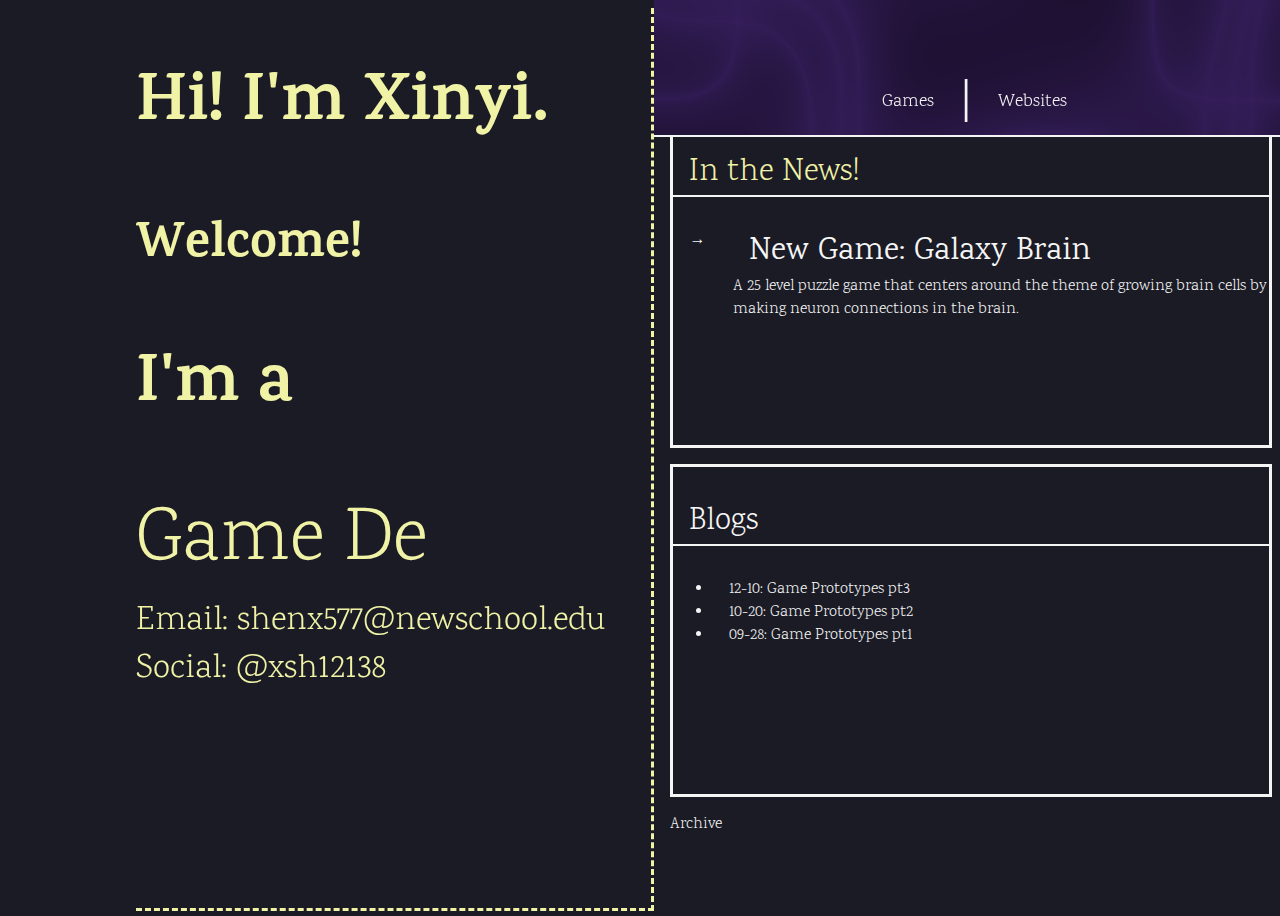
<file: index.html>
<!DOCTYPE html>
<html lang="en">

<head>
    <meta charset="UTF-8">
    <meta name="viewport" content="width=device-width, initial-scale=1.0">
    <title>Home</title>
    <link rel="stylesheet" href="style.css">
    <link rel="preconnect" href="https://fonts.googleapis.com">
    <link rel="preconnect" href="https://fonts.gstatic.com" crossorigin>
    <link
        href="https://fonts.googleapis.com/css2?family=Karma:wght@300;400;500;600;700&family=Rubik+Bubbles&display=swap"
        rel="stylesheet">
</head>

<body>
    <div class="wrapper">
        <div class="introHalf">
            <h1>Hi! I'm Xinyi.</h1>
            <h2>Welcome!</h2>

            <h1>I'm a</h1>
            <span id="titles"></span>

            <p>Email: shenx577@newschool.edu <br>
                Social: @xsh12138
            </p>

        </div>

        <div class="otherHalf">

            <div class="header">
                <button id="game" value="ga">Games</button>
                <span>|</span>
                <button id="web" value="web">Websites</button>

            </div>

            <div class="content">
                <div class="projects">
                </div>
                <div id="currents">
                    <div class="in-the-news">
                        <h3>In the News!</h3>
                        <a>&#8594;</a>
                        <div class="new-content">
                            <a href="project_pages/GalaxBrain.html">New Game: Galaxy Brain</a>
                            <p>A 25 level puzzle game that centers around the theme of growing brain cells by making
                                neuron connections
                                in the brain.</p>
                        </div>


                    </div>
                    <div class="blog">
                        <h3>Blogs</h3>
                        <ul>
                            <li><a href="project_pages/BlogProt3.html">12-10: Game Prototypes pt3</a></li>
                            <li><a href="project_pages/BlogPrto2.html">10-20: Game Prototypes pt2</a></li>
                            <li><a href="project_pages/Blog12-12.html">09-28: Game Prototypes pt1</a></li>
                        </ul>


                    </div>
                    <a href="#" class="arch">Archive</a>
                </div>
            </div>

        </div>
    </div>

    <script src="script.js"></script>

</body>

</html>
</file>
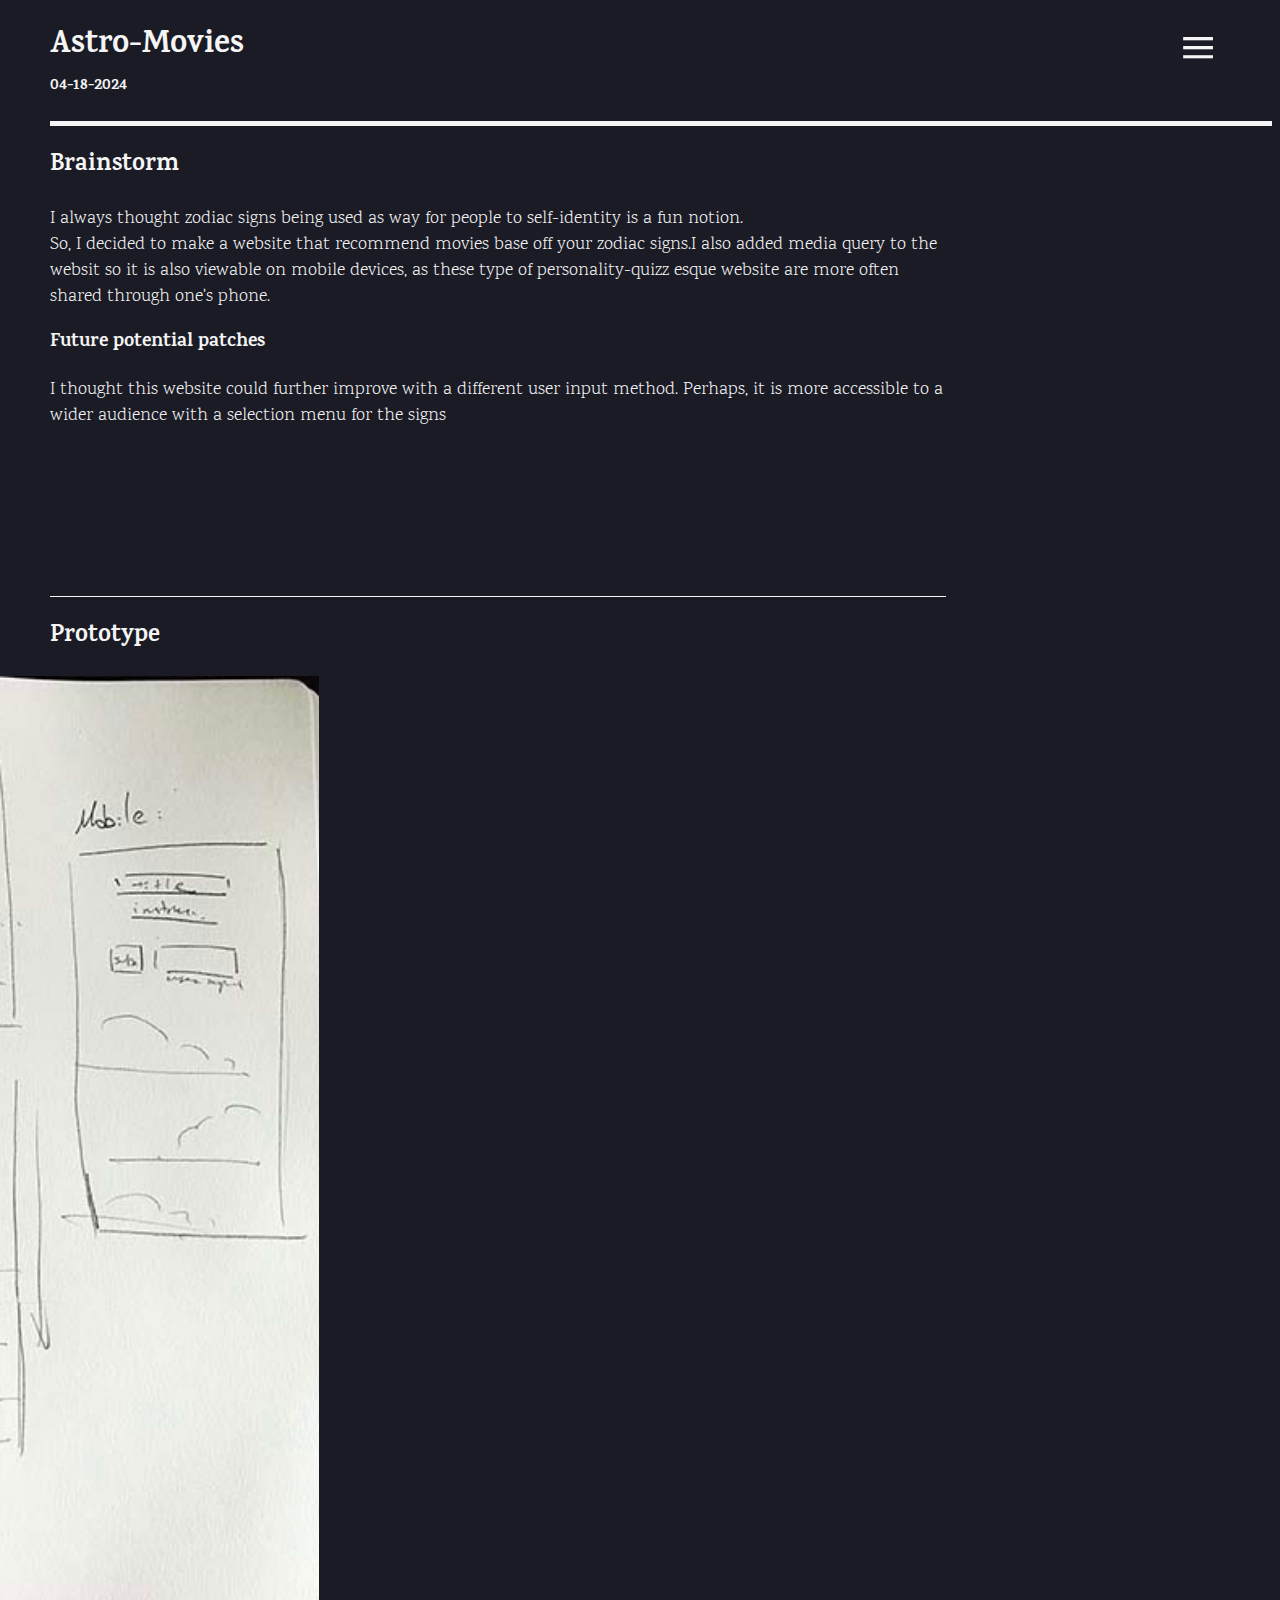
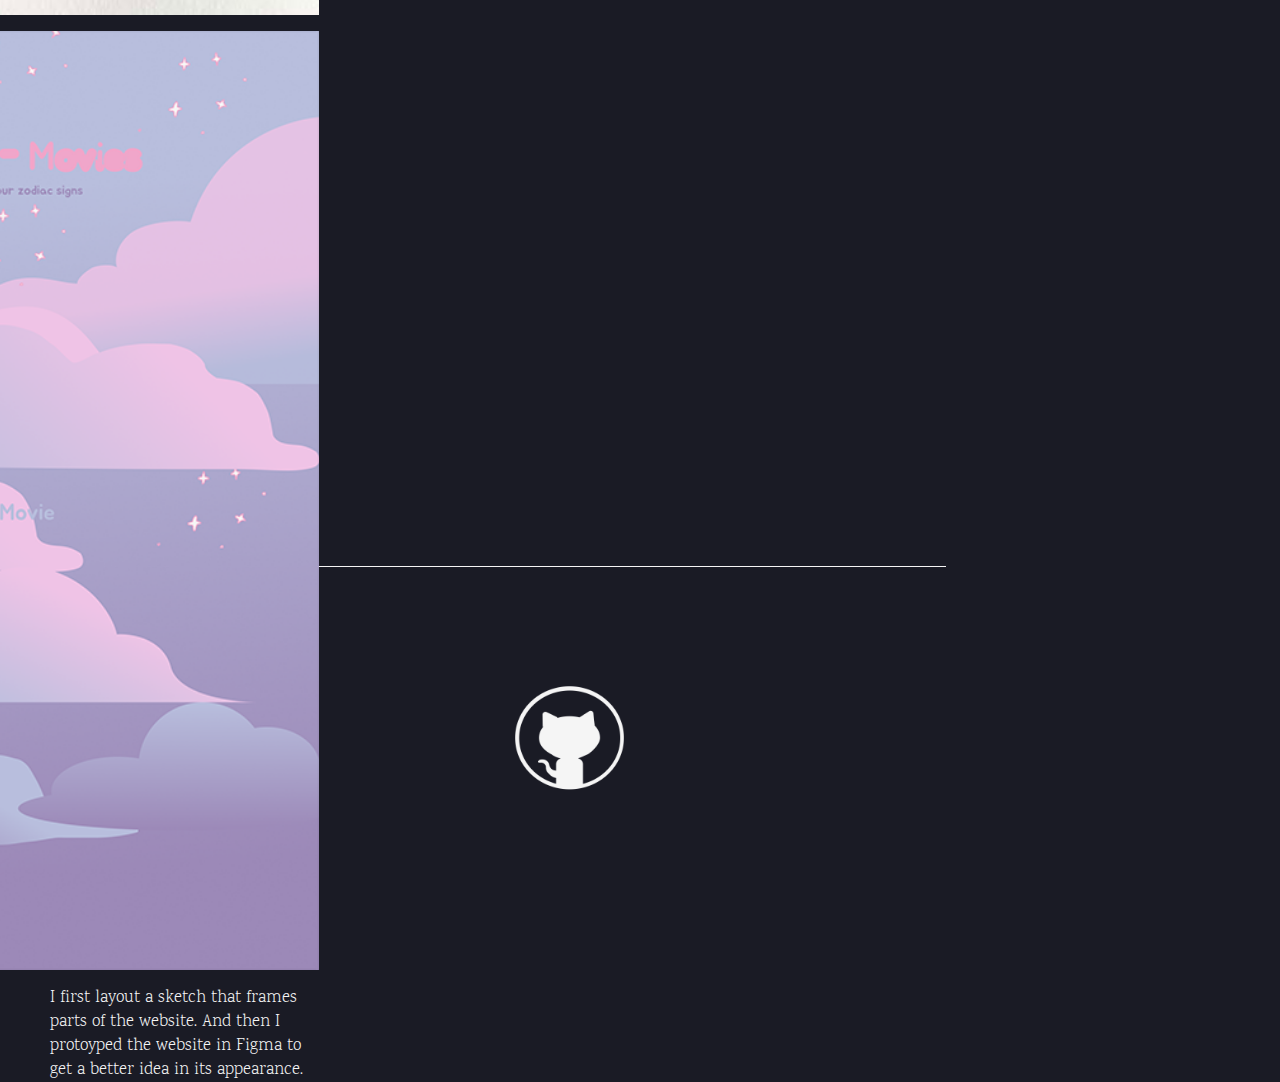
<file: Ast_M.html>
<!DOCTYPE html>
<html lang="en">

<head>
    <meta charset="UTF-8">
    <meta name="viewport" content="width=device-width, initial-scale=1.0">
    <title>Document</title>
    <link rel="stylesheet" href="style2.css">
    <link rel="preconnect" href="https://fonts.googleapis.com">
    <link rel="preconnect" href="https://fonts.gstatic.com" crossorigin>
    <link
        href="https://fonts.googleapis.com/css2?family=Karma:wght@300;400;500;600;700&family=Rubik+Bubbles&display=swap"
        rel="stylesheet">
</head>

<body>

    <div id="orSidenav" class="sidenav">
        <a href="index.html" id="hm">Home</a>
        <a>Email: shenx577 <br>@newschool.edu</a>
        <a> Insta: @xsh12138</a>

    </div>
    <div class="headr">
        <h1>Astro-Movies</h1>
        <h4>04-18-2024</h4>
        <span id="opnbtn">&#8801</span>
    </div>

    <div class="content">
        <div class="idea">
            <h2>Brainstorm</h2>
            <p>I always thought zodiac signs being used as way for people to self-identity is a fun notion.<br> So, I
                decided to make a website that recommend movies base off your zodiac signs.I also added media query to
                the websit so it is also viewable on mobile devices, as these type of personality-quizz esque website
                are more often shared through one's phone.</p>
            <h3>Future potential patches</h3>
            <p>I thought this website could further improve with a different user input method. Perhaps, it is more
                accessible to a wider audience with a selection menu for the signs</p>
        </div>

        <div class="process-container">
            <h2>Prototype</h2>
            <div class="imgContain">
                <img src="assets/sketchMovie.jpg" class="right-wrap" />

                <img src="assets/Figma prototype.png" class="right-wrap" />
                <p>I first layout a sketch that frames parts of the website. And then I protoyped the website in Figma
                    to
                    get a better idea in its appearance.</p>

            </div>
            <div class="section-break">

            </div>


        </div>

        <div class="fin">
            <h2>Final</h2>
            <div class="item">
                <a href="https://xshge.github.io/Movie-Recommendation/">
                    <img src="assets/web.png" />
                </a>

                <a href="https://github.com/xshge/Movie-Recommendation">
                    <img src="assets/git.png" />
                </a>
            </div>



        </div>


    </div>
    <script src="menu.js"></script>
</body>

</html>
</file>
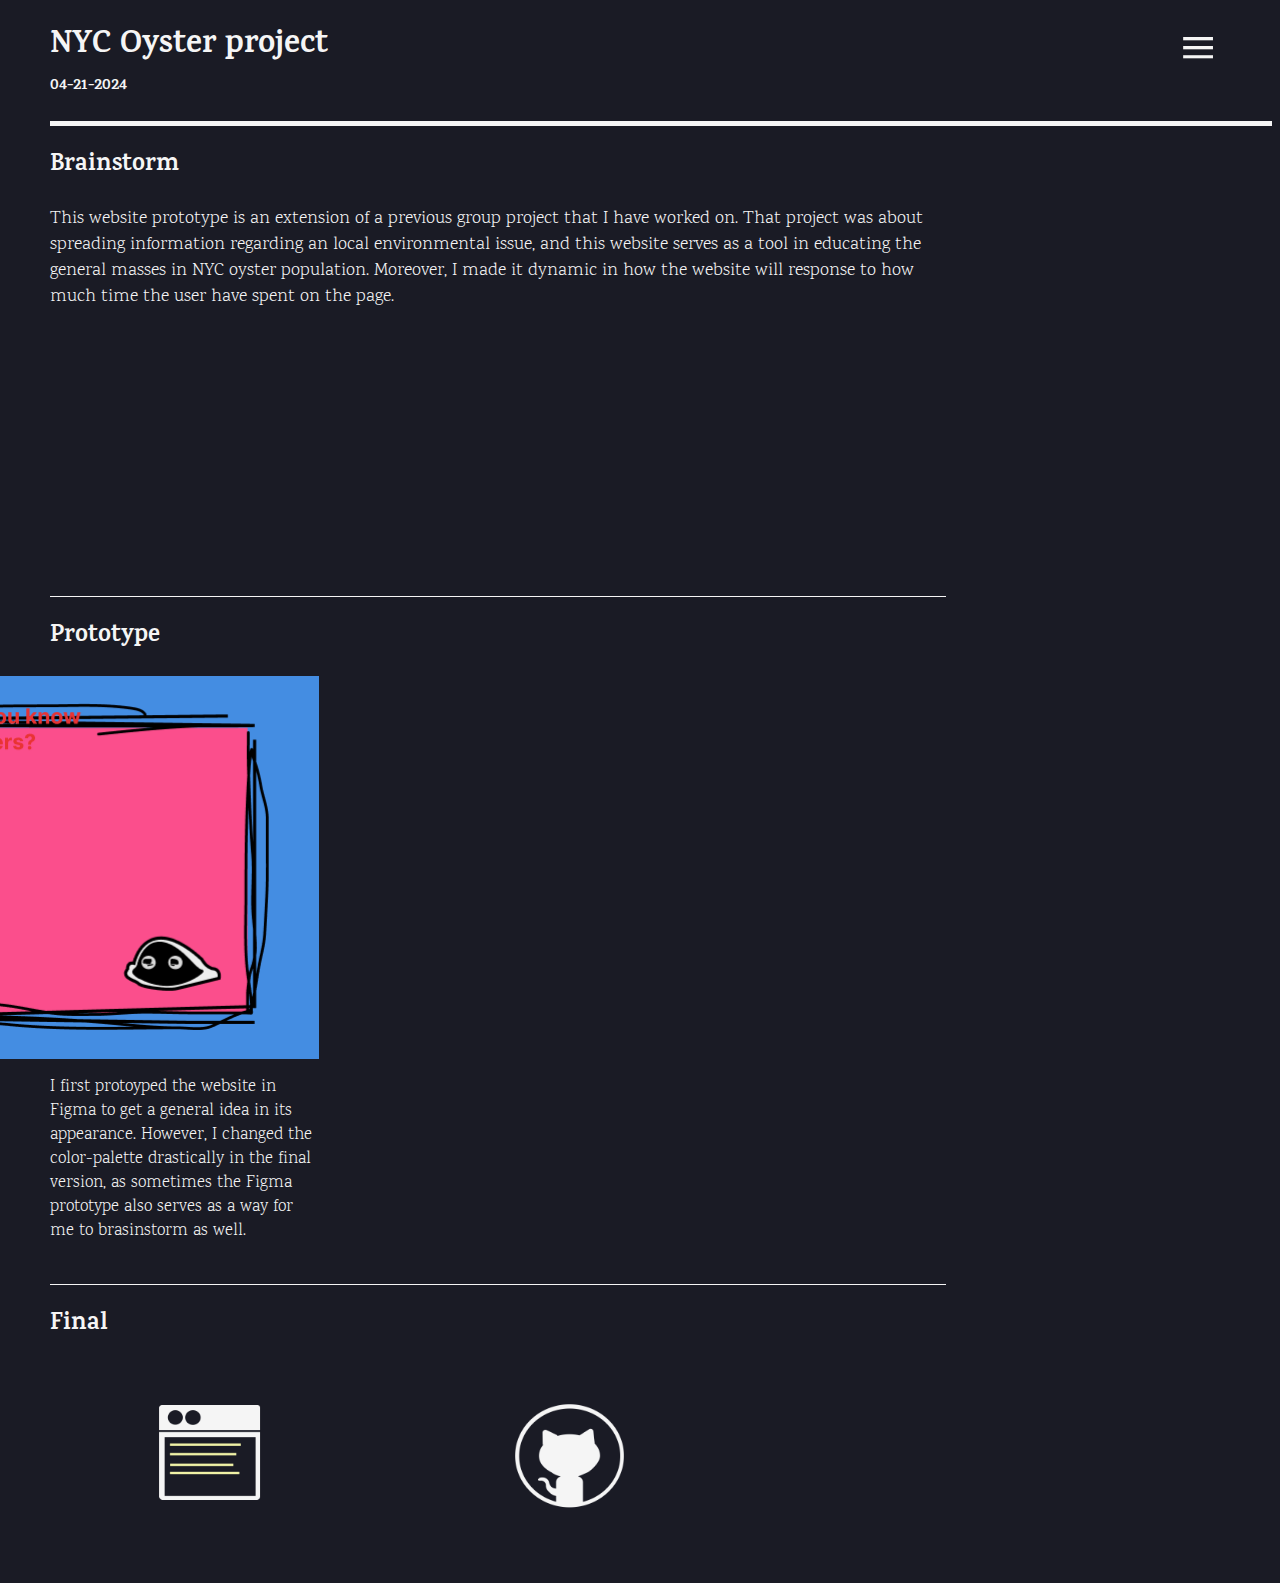
<file: Oyster.html>
<!DOCTYPE html>
<html lang="en">

<head>
    <meta charset="UTF-8">
    <meta name="viewport" content="width=device-width, initial-scale=1.0">
    <title>Document</title>
    <link rel="stylesheet" href="style2.css">
    <link rel="preconnect" href="https://fonts.googleapis.com">
    <link rel="preconnect" href="https://fonts.gstatic.com" crossorigin>
    <link
        href="https://fonts.googleapis.com/css2?family=Karma:wght@300;400;500;600;700&family=Rubik+Bubbles&display=swap"
        rel="stylesheet">
</head>

<body>
    <div id="orSidenav" class="sidenav">
        <a href="index.html" id="hm">Home</a>
        <a>Email: shenx577 <br>@newschool.edu</a>
        <a> Insta: @xsh12138</a>

    </div>
    <div class="headr">
        <h1>NYC Oyster project</h1>
        <h4>04-21-2024</h4>
        <span id="opnbtn">&#8801</span>
    </div>

    <div class="content">
        <div class="idea">
            <h2>Brainstorm</h2>
            <p>This website prototype is an extension of a previous group project that I have worked on. That project
                was about spreading information regarding an local environmental issue, and this website serves as a
                tool in educating the general masses in NYC oyster population. Moreover, I made it dynamic in how the
                website will response to how much time the user have spent on the page.</p>
        </div>

        <div class="process-container">
            <h2>Prototype</h2>
            <div class="imgContain">
                <img src="assets/Survey Mock up.png" class="right-wrap" />
                <p>I first protoyped the website in Figma to get a general idea in its appearance. However, I changed
                    the
                    color-palette drastically in the final version, as sometimes the Figma prototype also serves as a
                    way
                    for me to brasinstorm as well.</p>
            </div>

        </div>

        <div class="fin">
            <h2>Final</h2>
            <div class="item">
                <a href="https://xshge.github.io/Survey/">
                    <img src="assets/web.png" />
                </a>

                <a href="https://github.com/xshge/Survey">
                    <img src="assets/git.png" />
                </a>
            </div>


        </div>
    </div>
    <script src="/menu.js"></script>
</body>

</html>
</file>
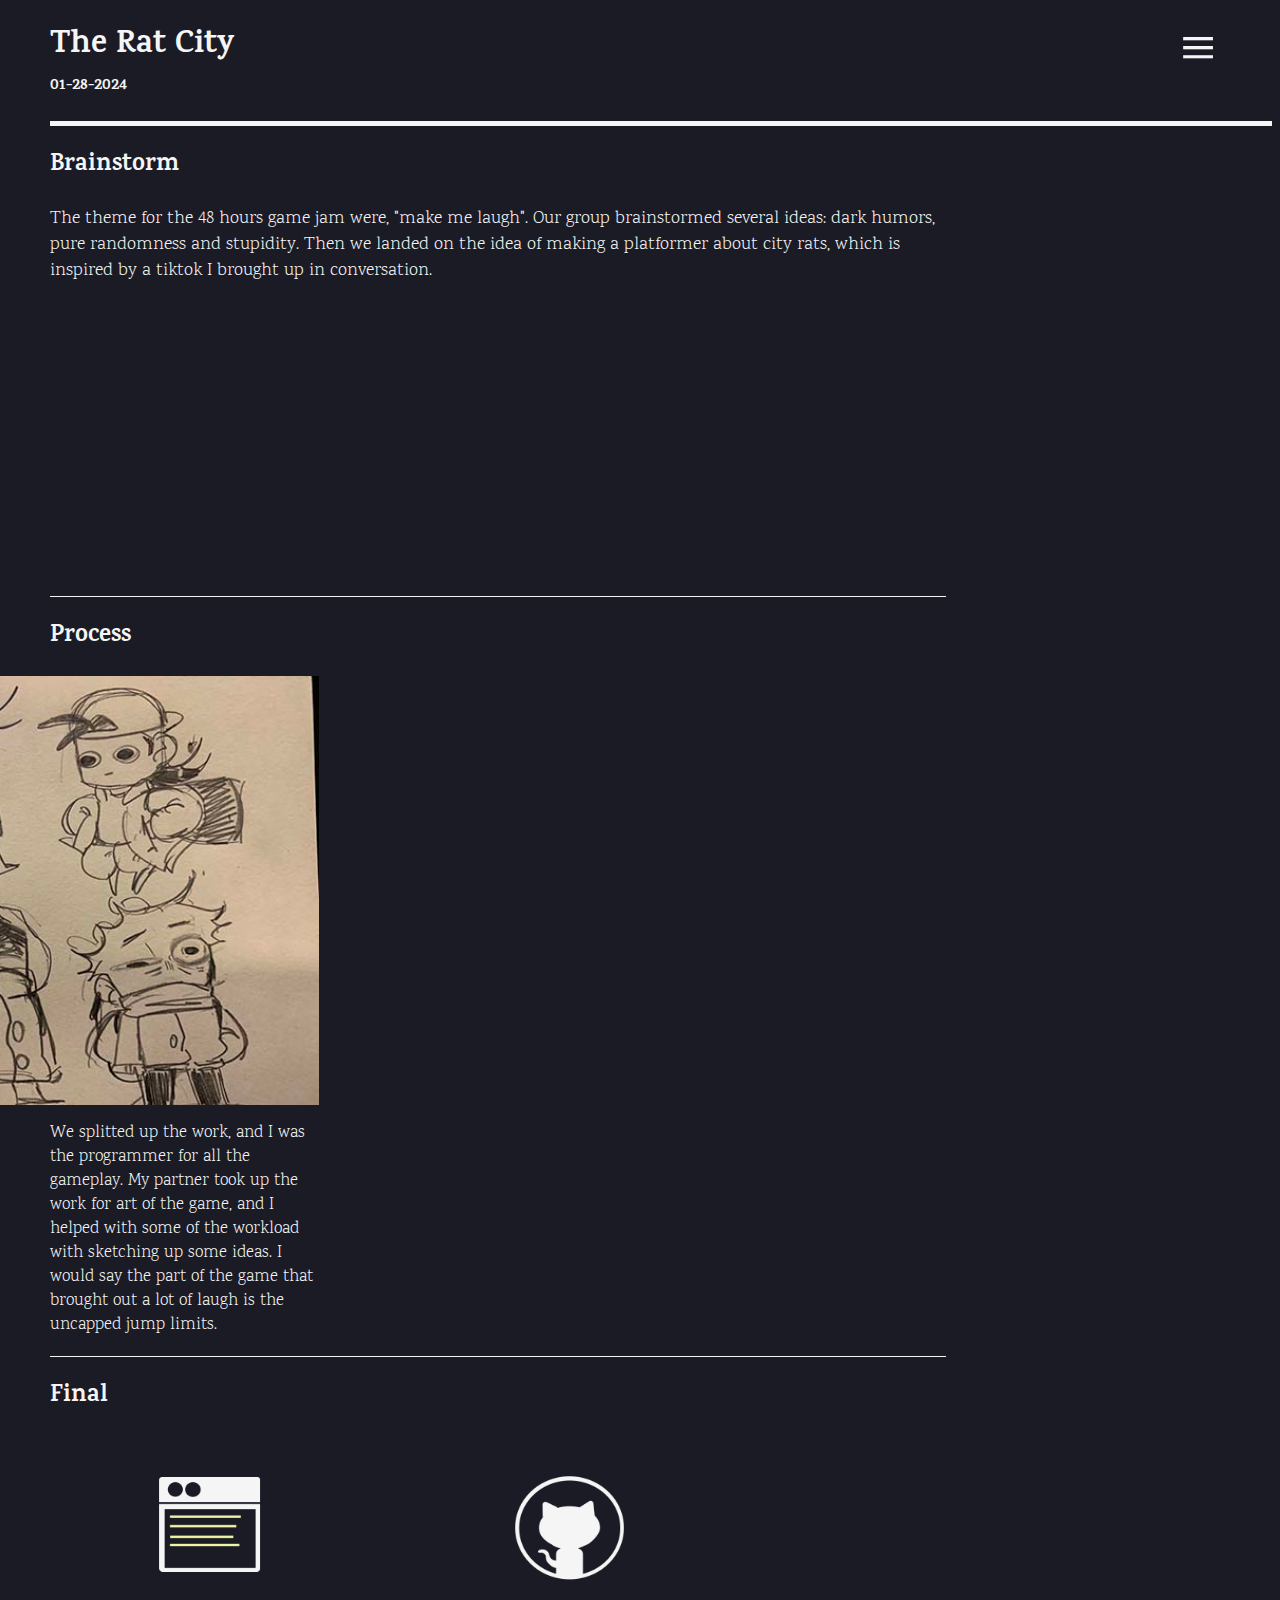
<file: Rat.html>
<!DOCTYPE html>
<html lang="en">

<head>
    <meta charset="UTF-8">
    <meta name="viewport" content="width=device-width, initial-scale=1.0">
    <title>Document</title>
    <link rel="stylesheet" href="style2.css">
    <link rel="preconnect" href="https://fonts.googleapis.com">
    <link rel="preconnect" href="https://fonts.gstatic.com" crossorigin>
    <link
        href="https://fonts.googleapis.com/css2?family=Karma:wght@300;400;500;600;700&family=Rubik+Bubbles&display=swap"
        rel="stylesheet">
</head>

<body>
    <div id="orSidenav" class="sidenav">
        <a href="index.html" id="hm">Home</a>
        <a>Email: shenx577 <br>@newschool.edu</a>
        <a> Insta: @xsh12138</a>

    </div>
    <div class="headr">
        <h1>The Rat City </h1>
        <h4>01-28-2024</h4>
        <span id="opnbtn">&#8801</span>
    </div>

    <div class="content">
        <div class="idea">
            <h2>Brainstorm</h2>
            <p>The theme for the 48 hours game jam were, "make me laugh". Our group brainstormed several ideas: dark
                humors, pure randomness and stupidity. Then we landed on the idea of making a platformer about city
                rats, which is inspired by a tiktok I brought up in conversation.</p>
        </div>

        <div class="process-container">
            <h2>Process</h2>
            <div class="imgContain">
                <img src="assets/character_sketch.jpg" class="right-wrap" />
                <p>We splitted up the work, and I was the programmer for all the gameplay. My partner took up the work
                    for
                    art of the game, and I helped with some of the workload with sketching up some ideas. I would say
                    the
                    part of the game that brought out a lot of laugh is the uncapped jump limits.</p>
            </div>


        </div>

        <div class="fin">
            <h2>Final</h2>
            <div class="item">
                <a href="https://xshgames.itch.io/the-rat-city">
                    <img src="assets/web.png" />
                </a>

                <a href="https://github.com/xshge/Rat-Game-Jam-2024">
                    <img src="assets/git.png" />
                </a>
            </div>



        </div>

    </div>
    <script src="menu.js"></script>
</body>

</html>
</file>
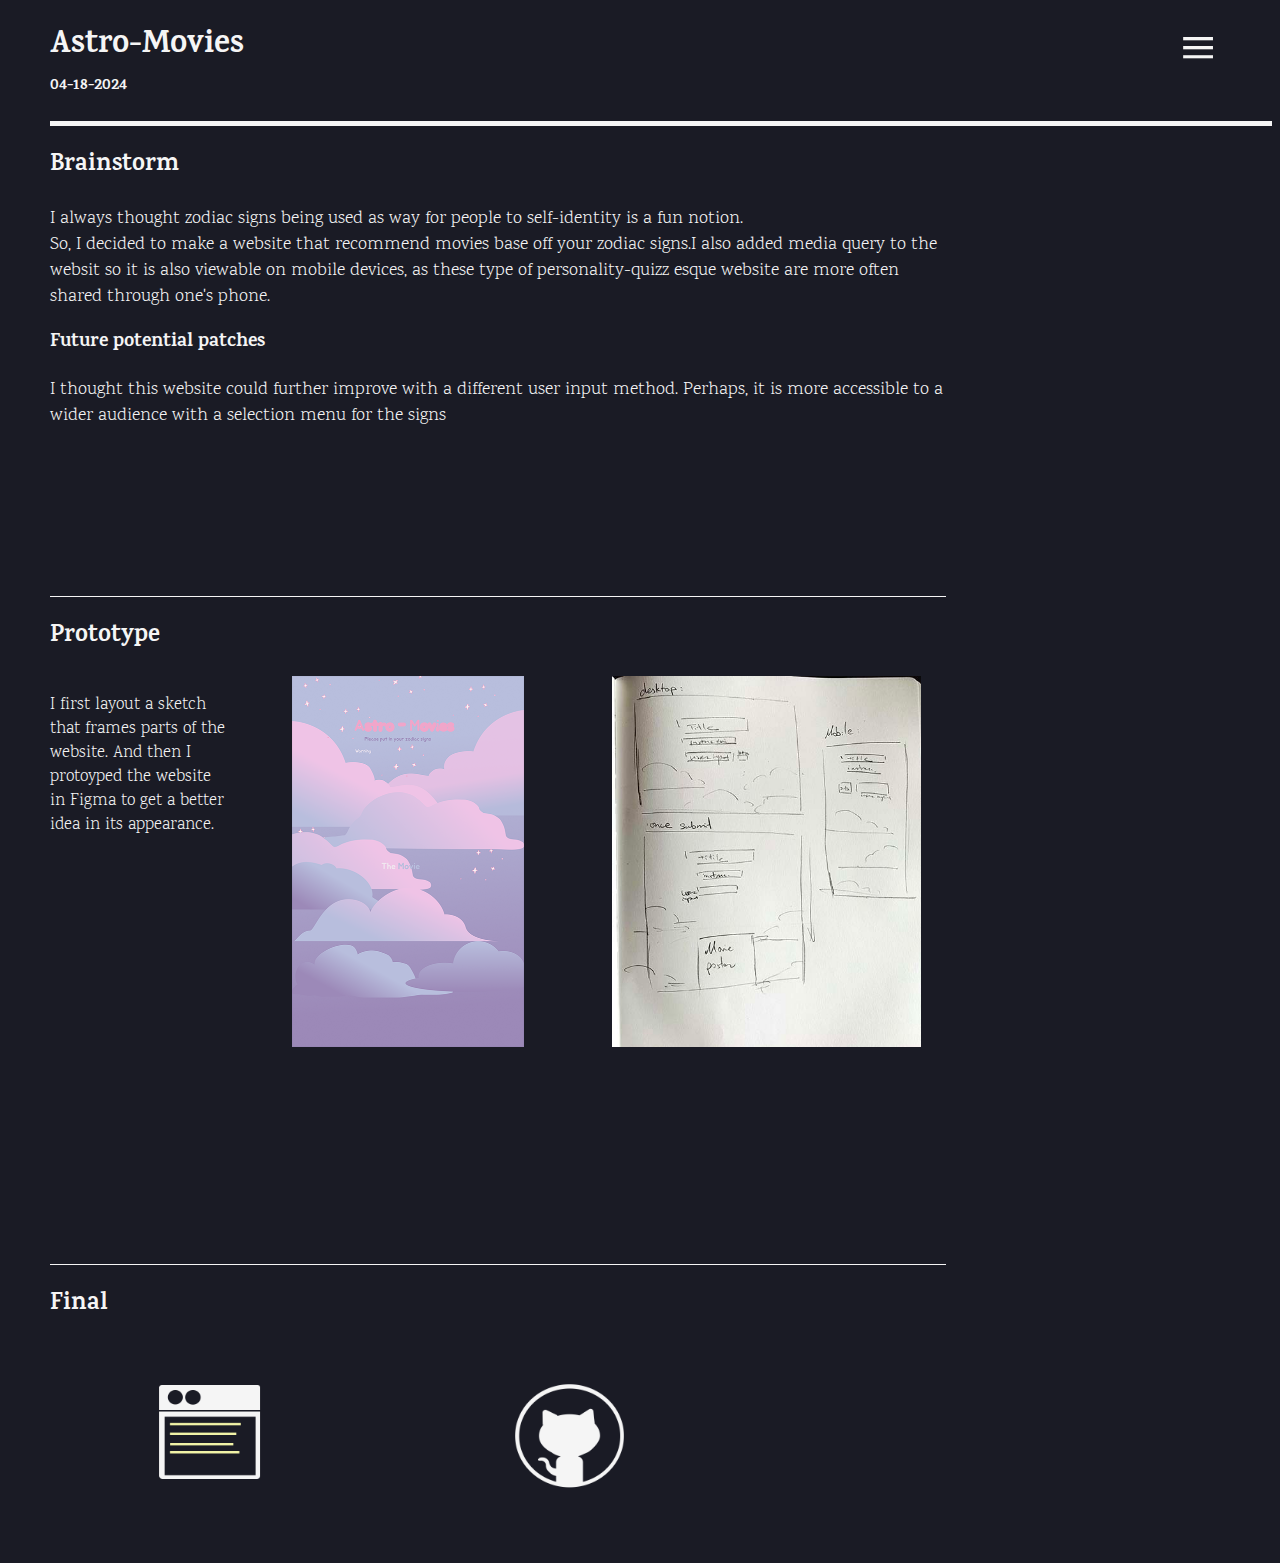
<file: project_pages/Ast_M.html>
<!DOCTYPE html>
<html lang="en">

<head>
    <meta charset="UTF-8">
    <meta name="viewport" content="width=device-width, initial-scale=1.0">
    <title>Astro-Movie</title>
    <link rel="stylesheet" href="../style2.css">
    <link rel="preconnect" href="https://fonts.googleapis.com">
    <link rel="preconnect" href="https://fonts.gstatic.com" crossorigin>
    <link
        href="https://fonts.googleapis.com/css2?family=Karma:wght@300;400;500;600;700&family=Rubik+Bubbles&display=swap"
        rel="stylesheet">
</head>

<body>

    <div id="orSidenav" class="sidenav">
        <a href="../index.html" id="hm">Home</a>
        <a id="blg"><span class="unicode">&#9654;</span> Blogs</a>
        <a>Email: shenx577 <br>@newschool.edu</a>
        <a> Social: @xsh12138</a>

    </div>
    <div class="headr">
        <h1>Astro-Movies</h1>
        <h4>04-18-2024</h4>
        <span id="opnbtn">&#8801</span>
    </div>

    <div class="content">
        <div class="idea">
            <h2>Brainstorm</h2>
            <p>I always thought zodiac signs being used as way for people to self-identity is a fun notion.<br> So, I
                decided to make a website that recommend movies base off your zodiac signs.I also added media query to
                the websit so it is also viewable on mobile devices, as these type of personality-quizz esque website
                are more often shared through one's phone.</p>
            <h3>Future potential patches</h3>
            <p>I thought this website could further improve with a different user input method. Perhaps, it is more
                accessible to a wider audience with a selection menu for the signs</p>
        </div>

        <div class="process-container">
            <h2>Prototype</h2>
            <div class="imgContain mid">
                <img src="../assets/sketchMovie.jpg" class="img-bare right-wrap" />

                <img src="../assets/Figma prototype.png" class="img-bare right-wrap" />
                <p>I first layout a sketch that frames parts of the website. And then I protoyped the website in Figma
                    to
                    get a better idea in its appearance.</p>

            </div>


        </div>

        <div class="fin">
            <h2>Final</h2>
            <div class="item">
                <a href="https://xshge.github.io/Movie-Recommendation/">
                    <img src="../assets/web.png" />
                </a>

                <a href="https://github.com/xshge/Movie-Recommendation">
                    <img src="../assets/git.png" />
                </a>
            </div>



        </div>


    </div>
    <script src="../menu.js"></script>
</body>

</html>
</file>
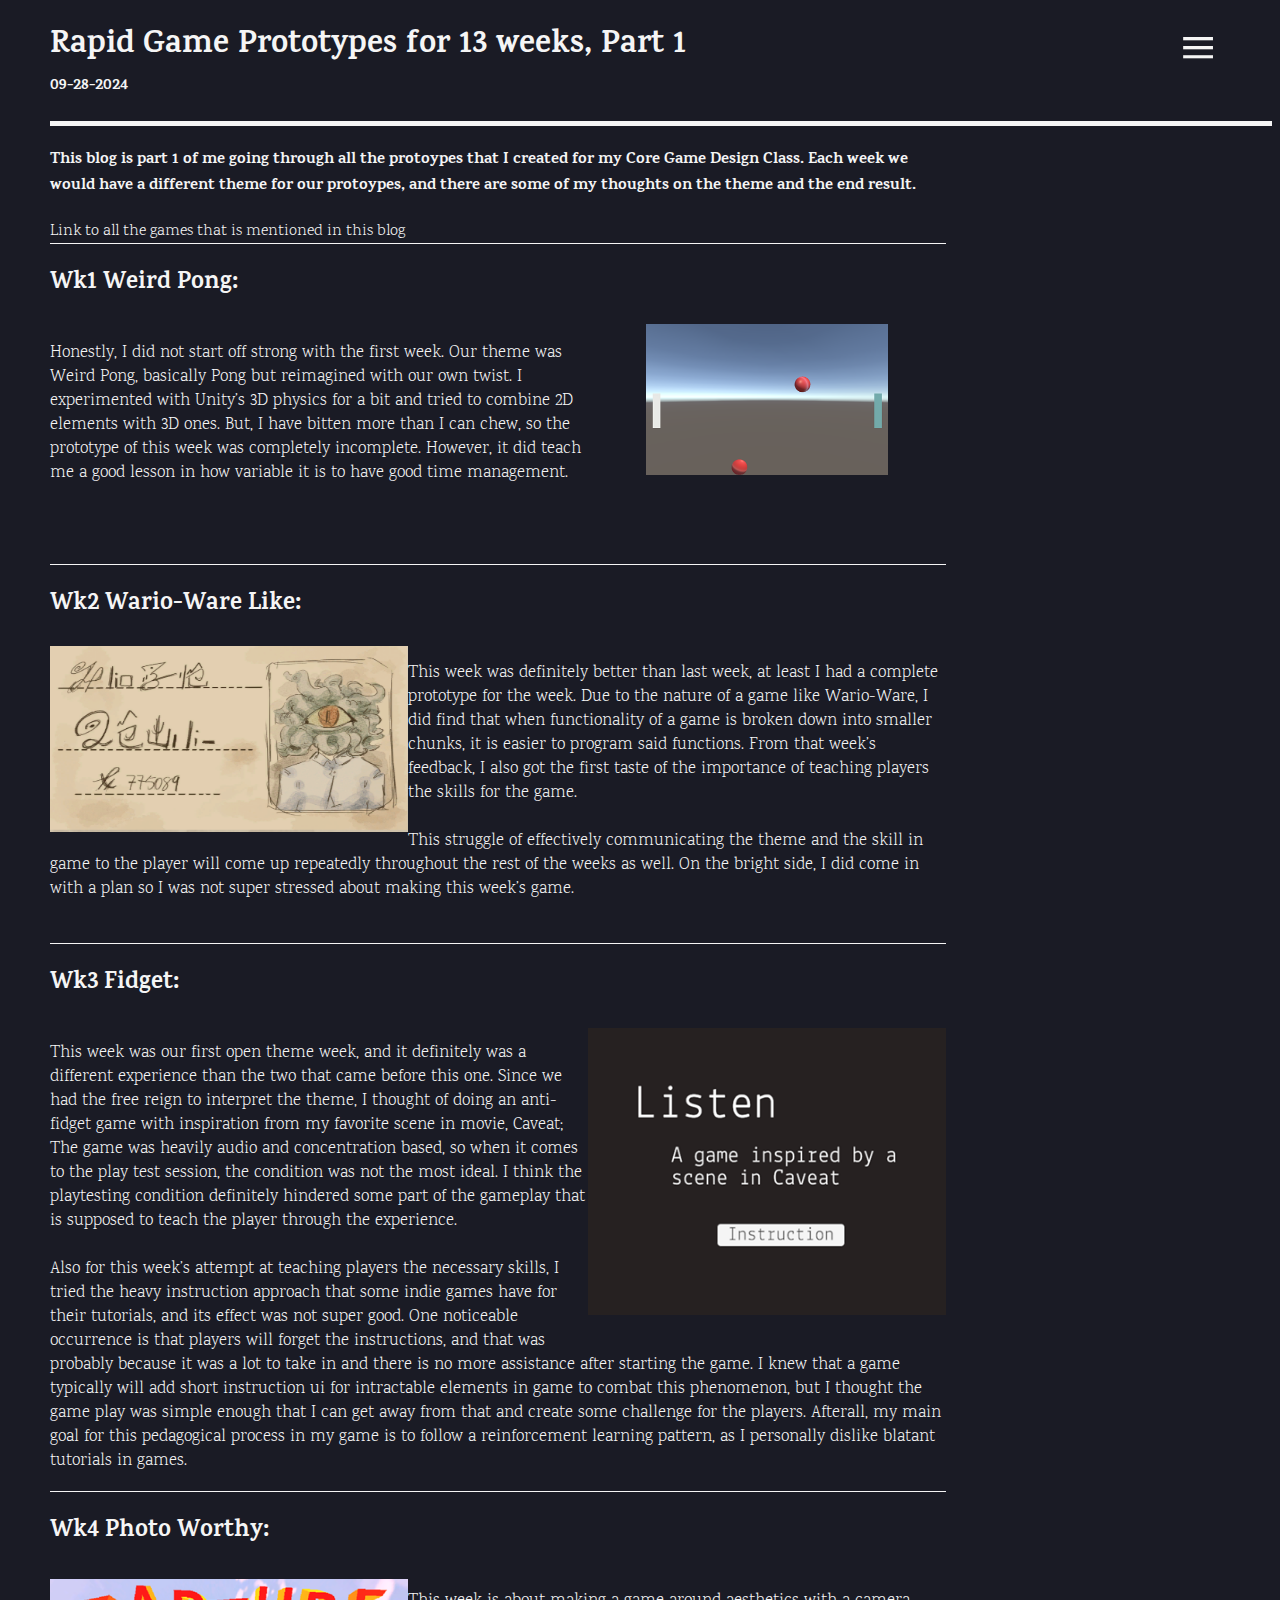
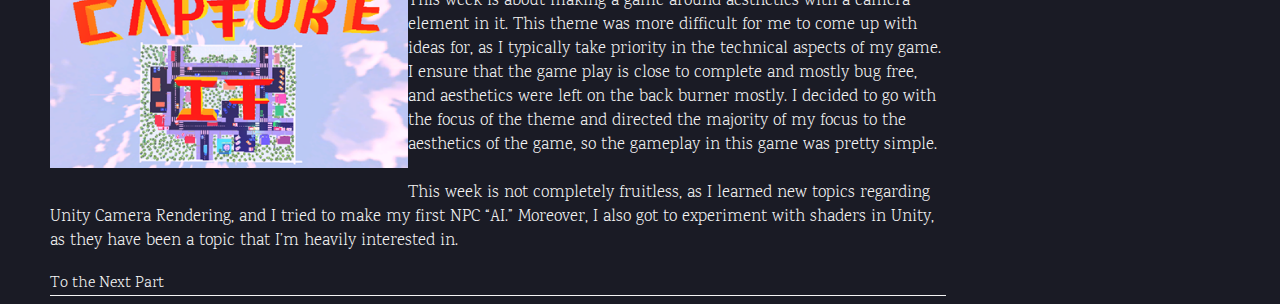
<file: project_pages/Blog12-12.html>
<!DOCTYPE html>
<html lang="en">

<head>
    <meta charset="UTF-8">
    <meta name="viewport" content="width=device-width, initial-scale=1.0">
    <title>Prototypes pt1</title>
    <link rel="stylesheet" href="../style2.css">
    <link rel="preconnect" href="https://fonts.googleapis.com">
    <link rel="preconnect" href="https://fonts.gstatic.com" crossorigin>
    <link
        href="https://fonts.googleapis.com/css2?family=Karma:wght@300;400;500;600;700&family=Rubik+Bubbles&display=swap"
        rel="stylesheet">
</head>

<body>
    <div id="orSidenav" class="sidenav">
        <a href="../index.html" id="hm">Home</a>
        <a id="blg"><span class="unicode">&#9654;</span> Blogs</a>
        <a>Email: shenx577 <br>@newschool.edu</a>
        <a>Social: @xsh12138</a>

    </div>
    <div class="headr">
        <h1>Rapid Game Prototypes for 13 weeks, Part 1
        </h1>
        <h4>09-28-2024</h4>
        <span id="opnbtn">&#8801</span>
    </div>
    <div class="summary-container">
        <div class="sub-sum-contain">
            <h4>
                This blog is part 1 of me going through all the protoypes that I created for my Core Game Design Class.
                Each
                week we would have a different theme for our protoypes, and there are some of my thoughts on the theme
                and
                the end result.
            </h4>
            <a href="https://itch.io/c/5141130/13-wks-prototypes">Link to all the games that is mentioned in this
                blog</a>

        </div>


    </div>

    <div class="process-container">
        <h2>
            Wk1 Weird Pong:
        </h2>
        <div class="imgContain mid">
            <img src="../assets/blogAssets/pong.png" class="img-bare right-wrap" />
            <p>
                Honestly, I did not start off strong with the first week. Our theme was Weird Pong, basically Pong but
                reimagined with our own twist. I experimented with Unity’s 3D physics for a bit and tried to combine 2D
                elements with 3D ones. But, I have bitten more than I can chew, so the prototype of this week was
                completely incomplete. However, it did teach me a good lesson in how variable it is to have good time
                management.
            </p>
        </div>
    </div>

    <div class="process-container">
        <h2>
            Wk2 Wario-Ware Like:
        </h2>
        <div class="imgContain mid">
            <img src="../assets/blogAssets/mostLib.png" class="img-bare left-wrap" />
            <p>
                This week was definitely better than last week, at least I had a complete prototype for the week. Due to
                the nature of a game like Wario-Ware, I did find that when functionality of a game is broken down into
                smaller chunks, it is easier to program said functions. From that week’s feedback, I also got the first
                taste of the importance of teaching players the skills for the game.<br><br>
                This struggle of effectively communicating the theme and the skill in game to the player will come up
                repeatedly throughout the rest
                of the weeks as well. On the bright side, I did come in with a plan so I was not super stressed about
                making this week’s game.
            </p>

        </div>
    </div>
    <div class="process-container">
        <h2>
            Wk3 Fidget:
        </h2>
        <div class="imgContain mid">
            <img src="../assets/blogAssets/listen.png" class=" img-bare right-wrap" />
            <p>
                This week was our first open theme week, and it definitely was a different experience than the two that
                came before this one. Since we had the free reign to interpret the theme, I thought of doing an
                anti-fidget game with inspiration from my favorite scene in movie, Caveat;
                The game was heavily audio and concentration based, so when it comes to the play test session, the
                condition was not the most ideal. I think the playtesting condition definitely hindered some part of the
                gameplay
                that is supposed to teach the player through the experience.<br><br> Also for this week’s attempt at
                teaching
                players the necessary skills, I tried the heavy instruction approach that some indie games have for
                their tutorials, and its effect was not super good. One noticeable occurrence is that players will
                forget the instructions, and that was probably because it was a lot to take in and there is no more
                assistance after starting the game. I knew that a game typically will add short instruction ui for
                intractable elements in game to combat this phenomenon, but I thought the game play was simple enough
                that I can get away from that and create some challenge for the players. Afterall, my main goal for this
                pedagogical process in my game is to follow a reinforcement learning pattern, as I personally dislike
                blatant tutorials in games.

            </p>

        </div>
    </div>

    <div class="process-container">
        <h2>
            Wk4 Photo Worthy:
        </h2>
        <div class="imgContain mid">
            <img src="../assets/blogAssets/PhotoWorthy.png" class="img-bare left-wrap" />
            <p>
                This week is about making a game around aesthetics with a camera element in it. This theme was more
                difficult for me to come up with ideas for, as I typically take priority in the technical aspects of my
                game. I ensure that the game play is close to complete and mostly bug free, and aesthetics were left on
                the back burner mostly. I decided to go with the focus of the theme and directed the majority of my
                focus to the aesthetics of the game, so the gameplay in this game was pretty simple.<br><br>This week is
                not
                completely fruitless, as I learned new topics regarding Unity Camera Rendering, and I tried to make my
                first NPC “AI.” Moreover, I also got to experiment with shaders in Unity, as they have been a topic that
                I’m heavily interested in.
            </p>

        </div>
        <a id="full-doc" href="BlogPrto2.html">To the Next Part</a>
    </div>

    <script src="../menu.js"></script>
</body>

</html>
</file>
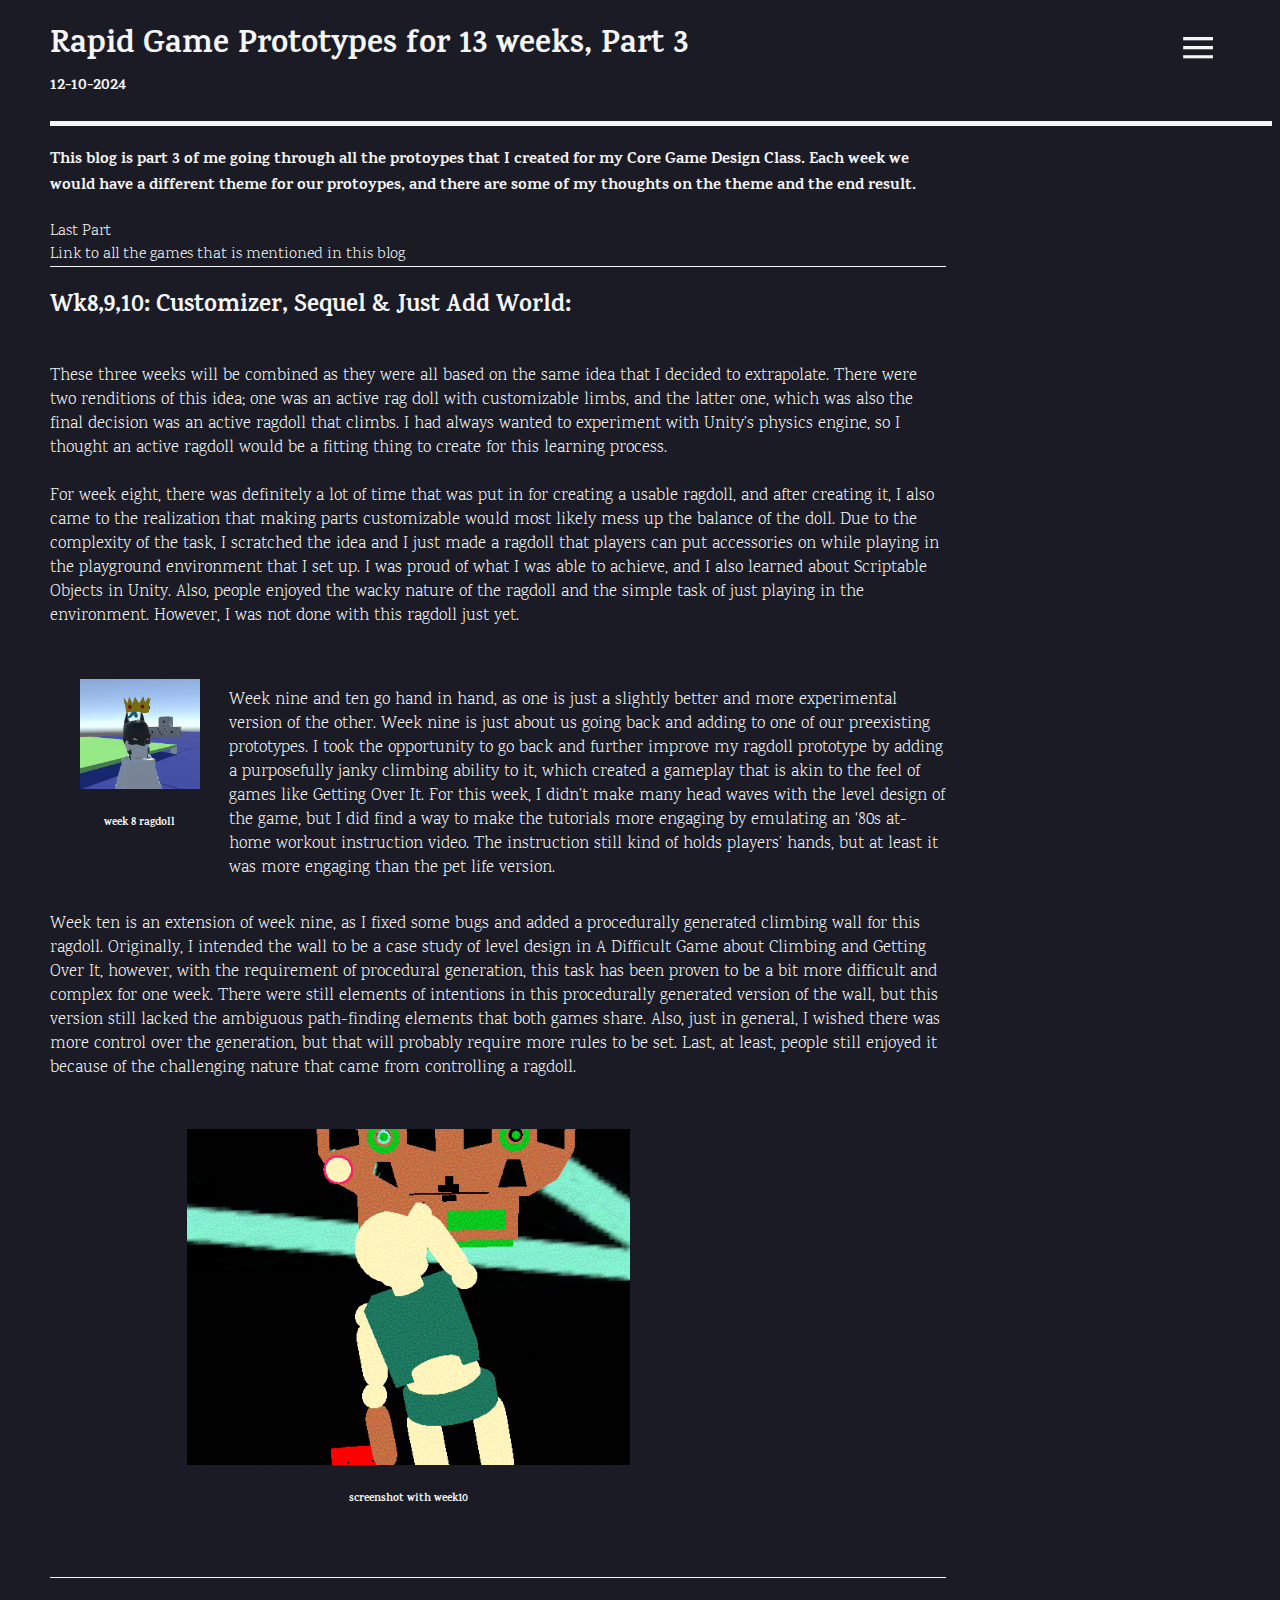
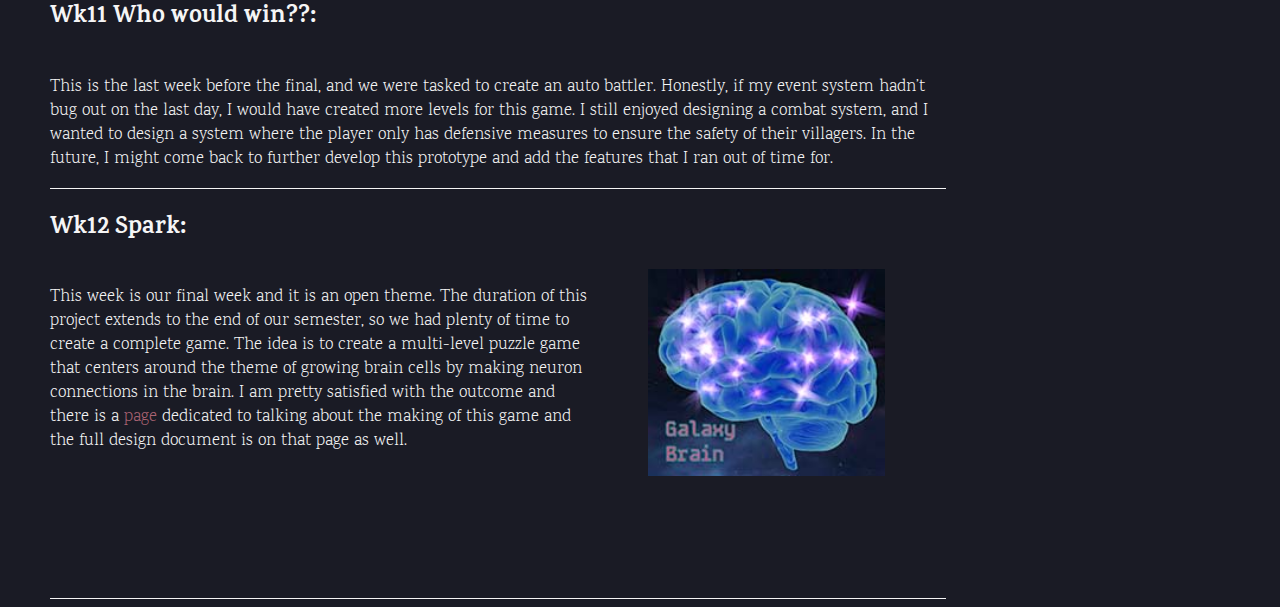
<file: project_pages/BlogProt3.html>
<!DOCTYPE html>
<html lang="en">

<head>
    <meta charset="UTF-8">
    <meta name="viewport" content="width=device-width, initial-scale=1.0">
    <title>Prototypes pt3</title>
    <link rel="stylesheet" href="../style2.css">
    <link rel="preconnect" href="https://fonts.googleapis.com">
    <link rel="preconnect" href="https://fonts.gstatic.com" crossorigin>
    <link
        href="https://fonts.googleapis.com/css2?family=Karma:wght@300;400;500;600;700&family=Rubik+Bubbles&display=swap"
        rel="stylesheet">
</head>

<body>
    <div id="orSidenav" class="sidenav">
        <a href="../index.html" id="hm">Home</a>
        <a id="blg"><span class="unicode">&#9654;</span> Blogs</a>
        <a>Email: shenx577 <br>@newschool.edu</a>
        <a>Social: @xsh12138</a>

    </div>
    <div class="headr">
        <h1>Rapid Game Prototypes for 13 weeks, Part 3
        </h1>
        <h4>12-10-2024</h4>
        <span id="opnbtn">&#8801</span>
    </div>
    <div class="summary-container">
        <div class="sub-sum-contain">
            <h4>
                This blog is part 3 of me going through all the protoypes that I created for my Core Game Design Class.
                Each
                week we would have a different theme for our protoypes, and there are some of my thoughts on the theme
                and
                the end result.
            </h4>
            <a href="BlogPrto2.html">Last Part</a>
            <a href="https://itch.io/c/5141130/13-wks-prototypes">Link to all the games that is mentioned in this
                blog</a>


        </div>


    </div>
    <div class="process-container">
        <h2>Wk8,9,10: Customizer, Sequel & Just Add World:</h2>
        <div class="text-container pre-mid">
            <p>
                These three weeks will be combined as they were all based on the same idea that I decided to
                extrapolate. There were two renditions of this idea; one was an active rag doll with customizable
                limbs, and the latter one, which was also the final decision was an active ragdoll that climbs. I
                had always wanted to experiment with Unity’s physics engine, so I thought an active ragdoll would be
                a fitting thing to create for this learning process.<br><br> For week eight, there was definitely a lot
                of
                time that was put in for creating a usable ragdoll, and after creating it, I also came to the
                realization that making parts customizable would most likely mess up the balance of the doll. Due to
                the complexity of the task, I scratched the idea and I just made a ragdoll that players can put
                accessories on while playing in the playground environment that I set up. I was proud of what I was
                able to achieve, and I also learned about Scriptable Objects in Unity. Also, people enjoyed the
                wacky nature of the ragdoll and the simple task of just playing in the environment. However, I was
                not done with this ragdoll just yet.
            </p>

        </div>
        <div class="imgContain mid flex-contain-side">
            <div class="sideimg ">
                <img src="../assets/blogAssets/Customizable.png" class="img-incontain" />
                <h6>week 8 ragdoll</h6>

            </div>
            <p>
                Week nine and ten go hand in hand, as one is just a slightly better and more experimental version of the
                other. Week nine is just about us going back and adding to one of our preexisting prototypes. I took the
                opportunity to go back and further improve my ragdoll prototype by adding a purposefully janky climbing
                ability to it, which created a gameplay that is akin to the feel of games like Getting Over It. For this
                week, I didn’t make many head waves with the level design of the game, but I did find a way to make the
                tutorials more engaging by emulating an '80s at-home workout instruction video. The instruction still
                kind of holds players’ hands, but at least it was more engaging than the pet life version.
            </p>
        </div>
        <div class="text-container add">
            <p>
                Week ten is an extension of week nine, as I fixed some bugs and added a procedurally generated climbing
                wall for this ragdoll. Originally, I intended the wall to be a case study of level design in A Difficult
                Game about Climbing and Getting Over It, however, with the requirement of procedural generation, this
                task has been proven to be a bit more difficult and complex for one week. There were still elements of
                intentions in this procedurally generated version of the wall, but this version still lacked the
                ambiguous path-finding elements that both games share. Also, just in general, I wished there was more
                control over the generation, but that will probably require more rules to be set. Last, at least, people
                still enjoyed it because of the challenging nature that came from controlling a ragdoll.
            </p>
        </div>
        <div class="section-break">
            <img src="../assets/blogAssets/workit2.png">
            <h6>screenshot with week10</h6>
        </div>
    </div>
    <div class="process-container">
        <h2>Wk11 Who would win??:</h2>
        <div class="text-container add">
            <p>
                This is the last week before the final, and we were tasked to create an auto battler. Honestly, if my
                event system hadn’t bug out on the last day, I would have created more levels for this game. I still
                enjoyed designing a combat system, and I wanted to design a system where the player only has defensive
                measures to ensure the safety of their villagers. In the future, I might come back to further develop
                this prototype and add the features that I ran out of time for.
            </p>

        </div>

    </div>
    <div class="process-container">
        <h2>Wk12 Spark:</h2>
        <div class="imgContain mid">
            <img src="../assets/BrainP_s.jpg" class="img-bare right-wrap" />
            <p>
                This week is our final week and it is an open theme. The duration of this project extends to the end of
                our semester, so we had plenty of time to create a complete game. The idea is to create a multi-level
                puzzle game that centers around the theme of growing brain cells by making neuron connections in the
                brain. I am pretty satisfied with the outcome and there is a <a href="GalaxBrain.html">page</a>
                dedicated to talking about the making
                of this game and the full design document is on that page as well.
            </p>

        </div>

    </div>
    <script src="../menu.js"></script>
</body>

</html>
</file>
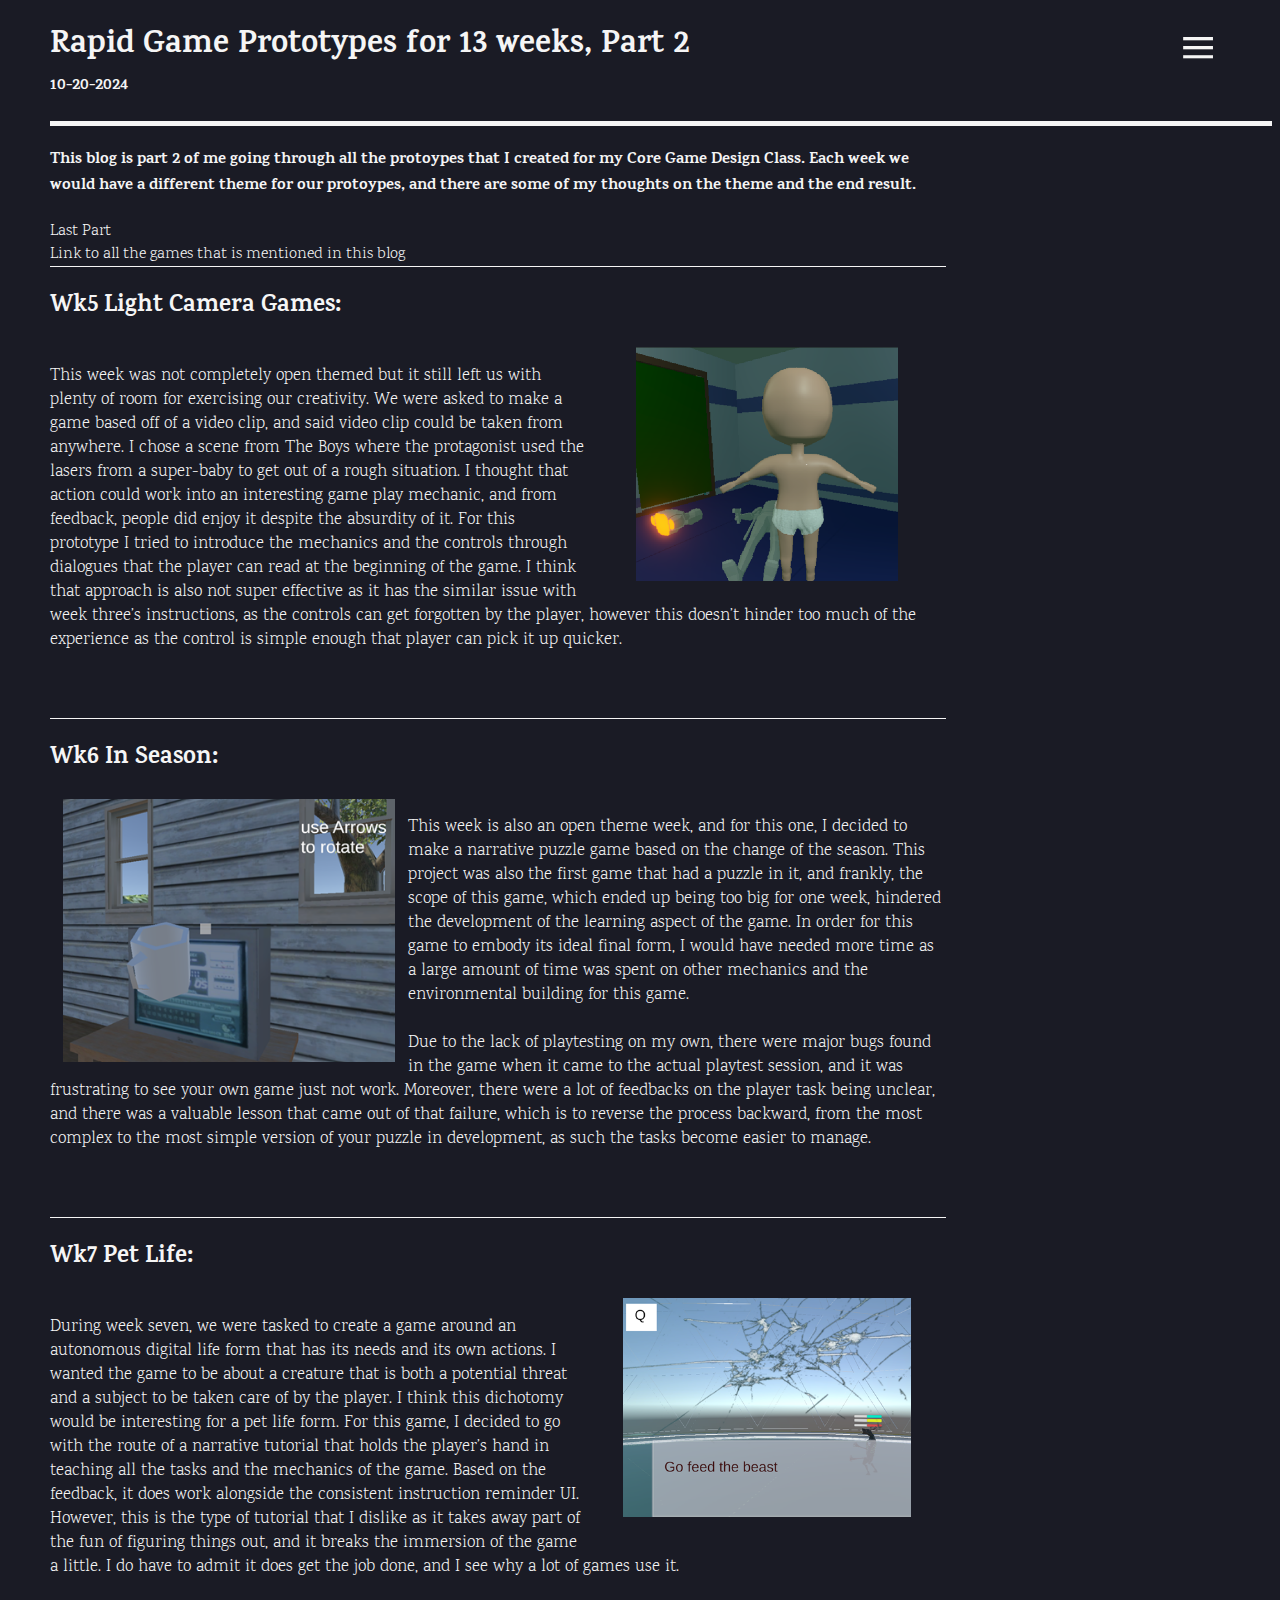
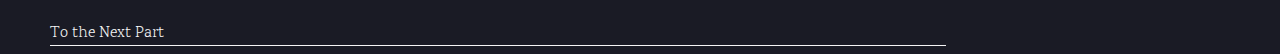
<file: project_pages/BlogPrto2.html>
<!DOCTYPE html>
<html lang="en">

<head>
    <meta charset="UTF-8">
    <meta name="viewport" content="width=device-width, initial-scale=1.0">
    <title>Prototypes pt2</title>
    <link rel="stylesheet" href="../style2.css">
    <link rel="preconnect" href="https://fonts.googleapis.com">
    <link rel="preconnect" href="https://fonts.gstatic.com" crossorigin>
    <link
        href="https://fonts.googleapis.com/css2?family=Karma:wght@300;400;500;600;700&family=Rubik+Bubbles&display=swap"
        rel="stylesheet">
</head>

<body>
    <div id="orSidenav" class="sidenav">
        <a href="../index.html" id="hm">Home</a>
        <a id="blg"><span class="unicode">&#9654;</span> Blogs</a>
        <a>Email: shenx577 <br>@newschool.edu</a>
        <a>Social: @xsh12138</a>

    </div>
    <div class="headr">
        <h1>Rapid Game Prototypes for 13 weeks, Part 2
        </h1>
        <h4>10-20-2024</h4>
        <span id="opnbtn">&#8801</span>
    </div>

    <div class="summary-container">
        <div class="sub-sum-contain">
            <h4>
                This blog is part 2 of me going through all the protoypes that I created for my Core Game Design Class.
                Each
                week we would have a different theme for our protoypes, and there are some of my thoughts on the theme
                and
                the end result.
            </h4>
            <a href="Blog12-12.html">Last Part</a>
            <a href="https://itch.io/c/5141130/13-wks-prototypes">Link to all the games that is mentioned in this
                blog</a>


        </div>


    </div>

    <div class="process-container">
        <h2>Wk5 Light Camera Games:</h2>
        <div class="imgContain mid">
            <img src="../assets/blogAssets/BBY_Cover.PNG" class="img-bare right-wrap">
            <p>
                This week was not completely open themed but it still left us with plenty of room for exercising our
                creativity. We were asked to make a game based off of a video clip, and said video clip could be taken
                from
                anywhere. I chose a scene from The Boys where the protagonist used the lasers from a super-baby to get
                out
                of a rough situation. I thought that action could work into an interesting game play mechanic, and from
                feedback, people did enjoy it despite the absurdity of it. For this prototype I tried to introduce the
                mechanics and the controls through dialogues that the player can read at the beginning of the game. I
                think
                that approach is also not super effective as it has the similar issue with week three’s instructions, as
                the
                controls can get forgotten by the player, however this doesn’t hinder too much of the experience as the
                control is simple enough that player can pick it up quicker.
            </p>
        </div>

    </div>

    <div class="process-container">
        <h2>Wk6 In Season:</h2>
        <div class="imgContain mid">
            <img src="../assets/blogAssets/Season.png" class="img-bare left-wrap" />
            <p>
                This week is also an open theme week, and for this one, I decided to make a narrative puzzle game based
                on the change of the season. This project was also the first game that had a puzzle in it, and frankly,
                the scope of this game, which ended up being too big for one week, hindered the development of the
                learning aspect of the game. In order for this game to embody its ideal final form, I would have needed
                more time as a large amount of time was spent on other mechanics and the environmental building for this
                game.<br><br>Due to the lack of playtesting on my own, there were major bugs found in the game when it
                came to the actual playtest session, and it was frustrating to see your own game just not work.
                Moreover, there were a lot of feedbacks on the player task being unclear, and there was a valuable
                lesson that came out of that failure, which is to reverse the process backward, from the most complex to
                the most simple version of your puzzle in development, as such the tasks become easier to manage.
            </p>

        </div>

    </div>

    <div class="process-container">
        <h2>Wk7 Pet Life:</h2>
        <div class="imgContain mid">
            <img src="../assets/blogAssets/Feed.png" class="img-bare right-wrap">
            <p>
                During week seven, we were tasked to create a game around an autonomous digital life form that has its
                needs
                and its own actions. I wanted the game to be about a creature that is both a potential threat and a
                subject
                to be taken care of by the player. I think this dichotomy would be interesting for a pet life form. For
                this
                game, I decided to go with the route of a narrative tutorial that holds the player’s hand in teaching
                all
                the tasks and the mechanics of the game. Based on the feedback, it does work alongside the consistent
                instruction reminder UI. However, this is the type of tutorial that I dislike as it takes away part of
                the
                fun of figuring things out, and it breaks the immersion of the game a little. I do have to admit it does
                get
                the job done, and I see why a lot of games use it.
            </p>
        </div>

        <a id="full-doc" href="BlogProt3.html">To the Next Part</a>
    </div>

    <script src="../menu.js"></script>
</body>

</html>
</file>
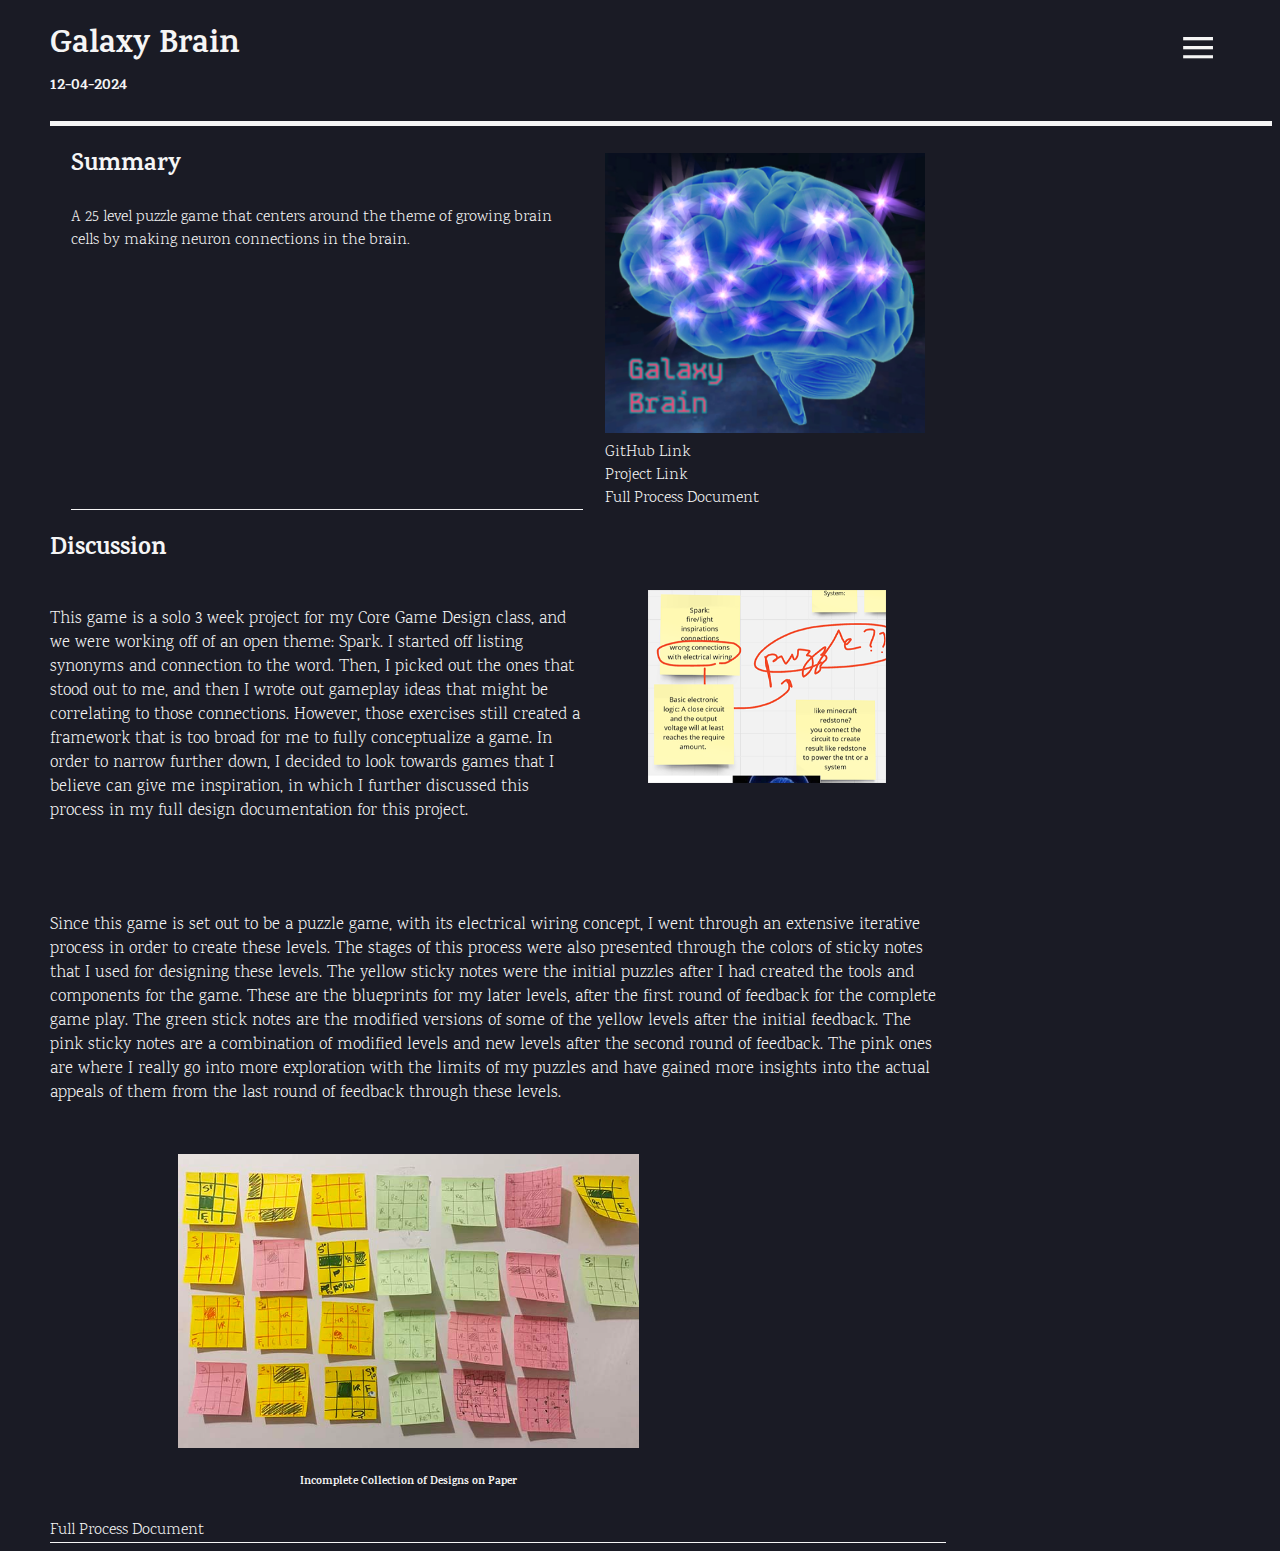
<file: project_pages/GalaxBrain.html>
<!DOCTYPE html>
<html lang="en">

<head>
    <meta charset="UTF-8">
    <meta name="viewport" content="width=device-width, initial-scale=1.0">
    <title>Galaxy Brain</title>
    <link rel="stylesheet" href="../style2.css">
    <link rel="preconnect" href="https://fonts.googleapis.com">
    <link rel="preconnect" href="https://fonts.gstatic.com" crossorigin>
    <link
        href="https://fonts.googleapis.com/css2?family=Karma:wght@300;400;500;600;700&family=Rubik+Bubbles&display=swap"
        rel="stylesheet">
</head>

<body>
    <div id="orSidenav" class="sidenav">
        <a href="../index.html" id="hm">Home</a>
        <a id="blg"><span class="unicode">&#9654;</span> Blogs</a>
        <a>Email: shenx577 <br>@newschool.edu</a>
        <a>Social: @xsh12138</a>

    </div>
    <div class="headr">
        <h1>Galaxy Brain</h1>
        <h4>12-04-2024</h4>
        <span id="opnbtn">&#8801</span>
    </div>
    <div class="summary-container">
        <div class="project-left">
            <h2>Summary</h2>

            <p> A 25 level puzzle game that centers around the theme of growing brain cells by making neuron connections
                in the brain. </p>

        </div>
        <div class="project-right">
            <img src="../assets/BrainP.jpg" />
            <li><a href="https://github.com/jli-systems-games/FA-24-class-repo/tree/Xinyi/A12_pt2">GitHub Link</a></li>
            <li><a href="https://xshgames.itch.io/galaxy-brain">Project Link</a></li>
            <li><a
                    href="https://docs.google.com/document/d/1vuAd8spXW0eSY6rCK7ZhyZBtUWqovtH9FZvfriwOeP0/edit?usp=sharing">Full
                    Process Document</a></li>
        </div>
    </div>

    <div class="process-container">
        <h2>Discussion</h2>
        <div class="imgContain mid">
            <img src="../assets/B_process1.png" class="img-bare right-wrap" />
            <p> This game is a solo 3 week project for my Core Game Design class, and we were working off of an open
                theme: Spark. I started off listing synonyms and connection to the word. Then, I picked out the ones
                that stood out to me, and then I wrote out gameplay ideas that might be correlating to those
                connections. However, those exercises still created a framework that is too broad for me to fully
                conceptualize a game. In order to narrow further down, I decided to look towards games that I believe
                can give me inspiration, in which I further discussed this process in my full design documentation for
                this project.
            </p>

        </div>
        <div class="text-container add">
            <p>
                Since this game is set out to be a puzzle game, with its electrical wiring concept, I went through an
                extensive iterative process in order to create these levels. The stages of this process were also
                presented through the colors of sticky notes that I used for designing these levels. The yellow sticky
                notes were the initial puzzles after I had created the tools and components for the game. These are the
                blueprints for my later levels, after the first round of feedback for the complete game play. The green
                stick notes are the modified versions of some of the yellow levels after the initial feedback. The pink
                sticky notes are a combination of modified levels and new levels after the second round of feedback. The
                pink ones are where I really go into more exploration with the limits of my puzzles and have gained more
                insights into the actual appeals of them from the last round of feedback through these levels.
            </p>
        </div>

        <div class="section-break">
            <img src="../assets/collectionofDesign.jpg" />
            <h6>Incomplete Collection of Designs on Paper</h6>
        </div>
        <a id="full-doc"
            href="https://docs.google.com/document/d/1vuAd8spXW0eSY6rCK7ZhyZBtUWqovtH9FZvfriwOeP0/edit?usp=sharing">Full
            Process Document</a>
    </div>
    <script src="../menu.js"></script>
</body>

</html>
</file>
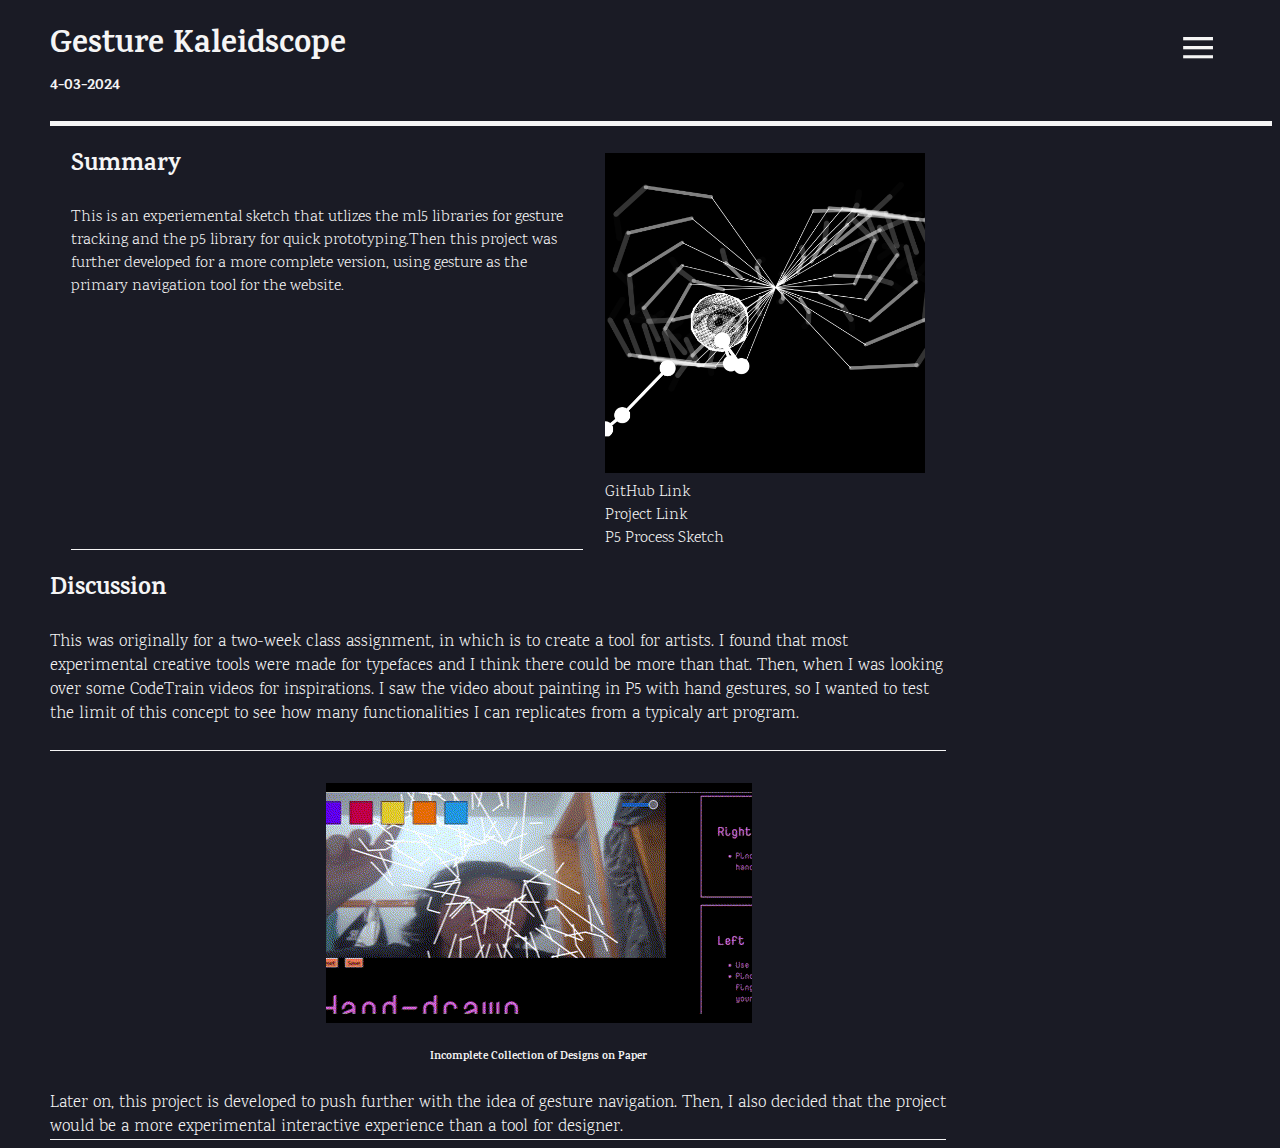
<file: project_pages/Gestures.html>
<!DOCTYPE html>
<html lang="en">

<head>
    <meta charset="UTF-8">
    <meta name="viewport" content="width=device-width, initial-scale=1.0">
    <title>Gesture Tool</title>
    <link rel="stylesheet" href="../style2.css">
    <link rel="preconnect" href="https://fonts.googleapis.com">
    <link rel="preconnect" href="https://fonts.gstatic.com" crossorigin>
    <link
        href="https://fonts.googleapis.com/css2?family=Karma:wght@300;400;500;600;700&family=Rubik+Bubbles&display=swap"
        rel="stylesheet">
</head>

<body>
    <div id="orSidenav" class="sidenav">
        <a href="../index.html" id="hm">Home</a>
        <a id="blg"><span class="unicode">&#9654;</span> Blogs</a>
        <a>Email: shenx577 <br>@newschool.edu</a>
        <a>Social: @xsh12138</a>

    </div>
    <div class="headr">
        <h1>Gesture Kaleidscope</h1>
        <h4>4-03-2024</h4>
        <span id="opnbtn">&#8801</span>
    </div>
    <div class="summary-container">
        <div class="project-left">
            <h2>Summary</h2>

            <p>This is an experiemental sketch that utlizes the ml5 libraries for gesture tracking and the p5 library
                for quick prototyping.Then this project was further developed for a more complete version, using gesture
                as the primary navigation tool for the website. </p>

        </div>
        <div class="project-right">
            <img src="../assets/gestThumb.png" />
            <li><a href="https://github.com/xshge/gest_tool">GitHub Link</a></li>
            <li><a href="https://xshge.github.io/gest_tool/">Project Link</a></li>
            <li><a href="https://editor.p5js.org/shenx577/full/O0sGTPfhi">P5 Process Sketch</a></li>
        </div>
    </div>

    <div class="process-container">
        <h2>Discussion</h2>
        <div class="text-container add">
            This was originally for a two-week class assignment, in which is to create a tool for artists. I found
            that most experimental creative tools were made for typefaces and I think there could be more than that.
            Then, when I was looking over some CodeTrain videos for inspirations. I saw the video about painting in
            P5 with hand gestures, so I wanted to test the limit of this concept to see how many functionalities I
            can replicates from a typicaly art program.<br><br>
        </div>
    </div>
    <div class="section-break">
        <img src="../assets/gestShow.gif" />
        <h6>Incomplete Collection of Designs on Paper</h6>
    </div>

    <div class="process-container">
        <div class="text-container add">
            Later on, this project is developed to push further with the idea of gesture navigation. Then, I also
            decided that the project would be a more experimental interactive experience than a tool for designer.
        </div>
    </div>

    <script src="../menu.js"></script>
</body>

</html>
</file>
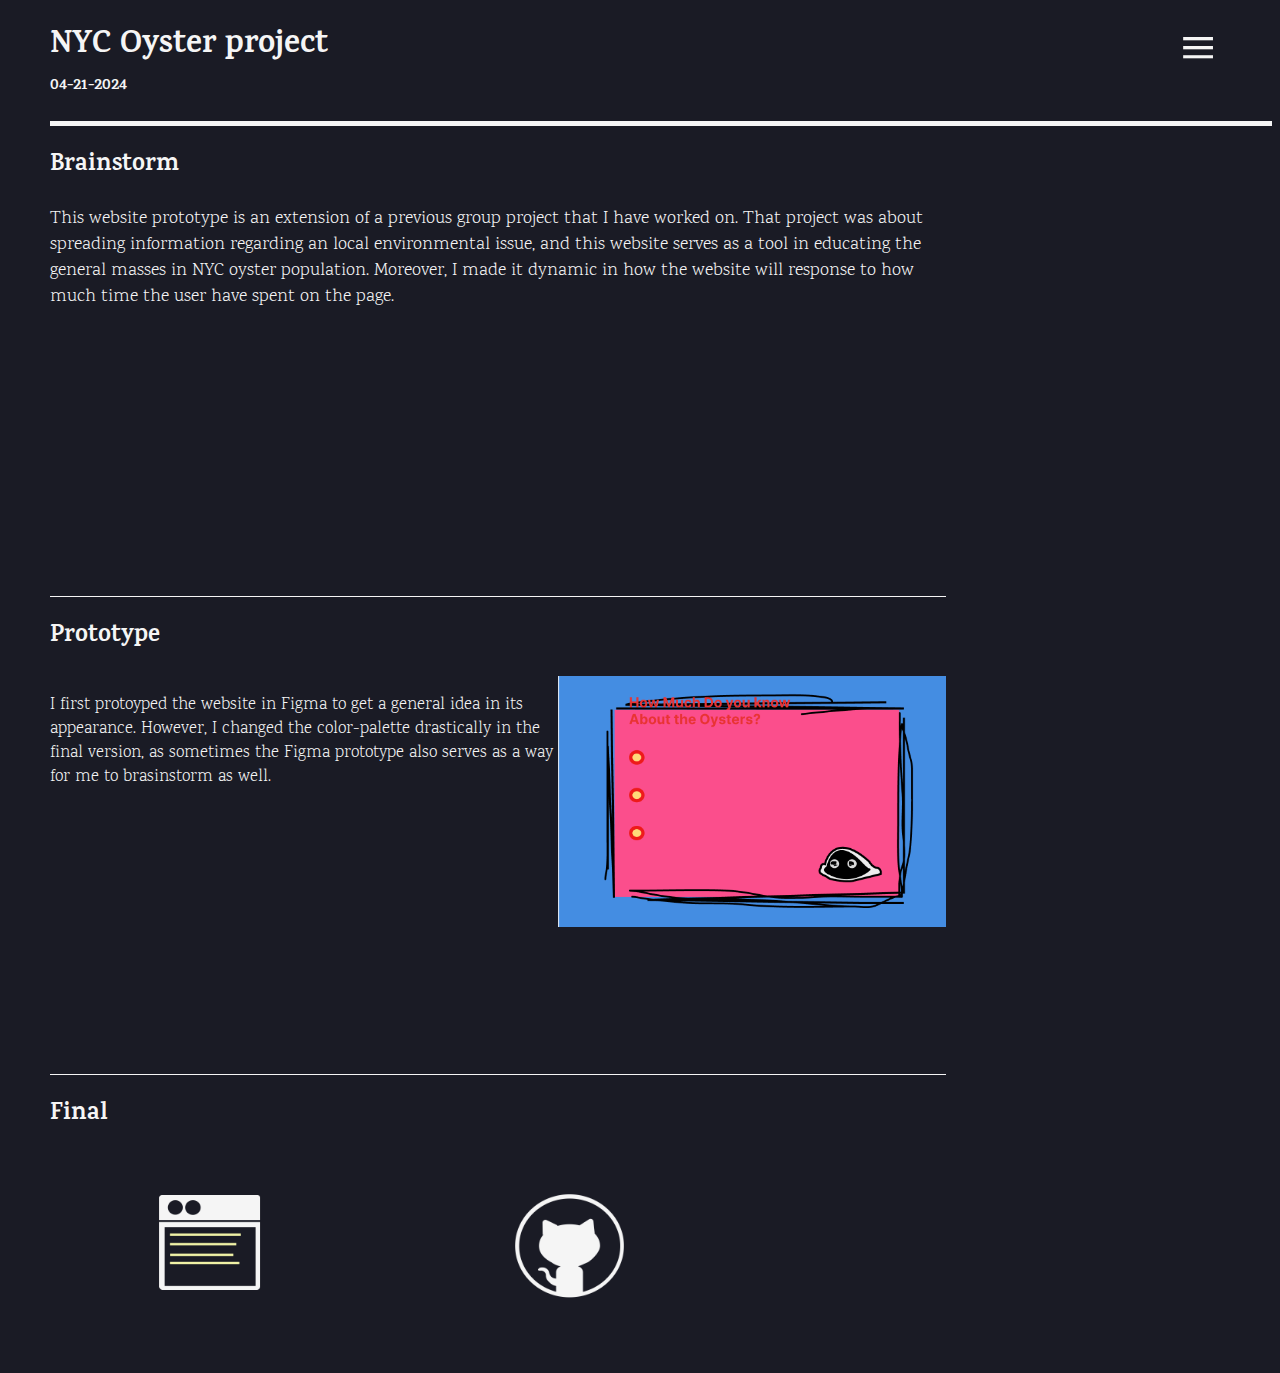
<file: project_pages/Oyster.html>
<!DOCTYPE html>
<html lang="en">

<head>
    <meta charset="UTF-8">
    <meta name="viewport" content="width=device-width, initial-scale=1.0">
    <title>Oyster Project</title>
    <link rel="stylesheet" href="../style2.css">
    <link rel="preconnect" href="https://fonts.googleapis.com">
    <link rel="preconnect" href="https://fonts.gstatic.com" crossorigin>
    <link
        href="https://fonts.googleapis.com/css2?family=Karma:wght@300;400;500;600;700&family=Rubik+Bubbles&display=swap"
        rel="stylesheet">
</head>

<body>
    <div id="orSidenav" class="sidenav">
        <a href="../index.html" id="hm">Home</a>
        <a id="blg"><span class="unicode">&#9654;</span> Blogs</a>
        <a>Email: shenx577 <br>@newschool.edu</a>
        <a>Social: @xsh12138</a>

    </div>
    <div class="headr">
        <h1>NYC Oyster project</h1>
        <h4>04-21-2024</h4>
        <span id="opnbtn">&#8801</span>
    </div>

    <div class="content">
        <div class="idea">
            <h2>Brainstorm</h2>
            <p>This website prototype is an extension of a previous group project that I have worked on. That project
                was about spreading information regarding an local environmental issue, and this website serves as a
                tool in educating the general masses in NYC oyster population. Moreover, I made it dynamic in how the
                website will response to how much time the user have spent on the page.</p>
        </div>

        <div class="process-container">
            <h2>Prototype</h2>
            <div class="imgContain mid">
                <img src="../assets/Survey Mock up.png" class="right-wrap" />
                <p>I first protoyped the website in Figma to get a general idea in its appearance. However, I changed
                    the
                    color-palette drastically in the final version, as sometimes the Figma prototype also serves as a
                    way
                    for me to brasinstorm as well.</p>
            </div>

        </div>

        <div class="fin">
            <h2>Final</h2>
            <div class="item">
                <a href="https://xshge.github.io/Survey/">
                    <img src="../assets/web.png" />
                </a>

                <a href="https://github.com/xshge/Survey">
                    <img src="../assets/git.png" />
                </a>
            </div>


        </div>
    </div>
    <script src="../menu.js"></script>
</body>

</html>
</file>
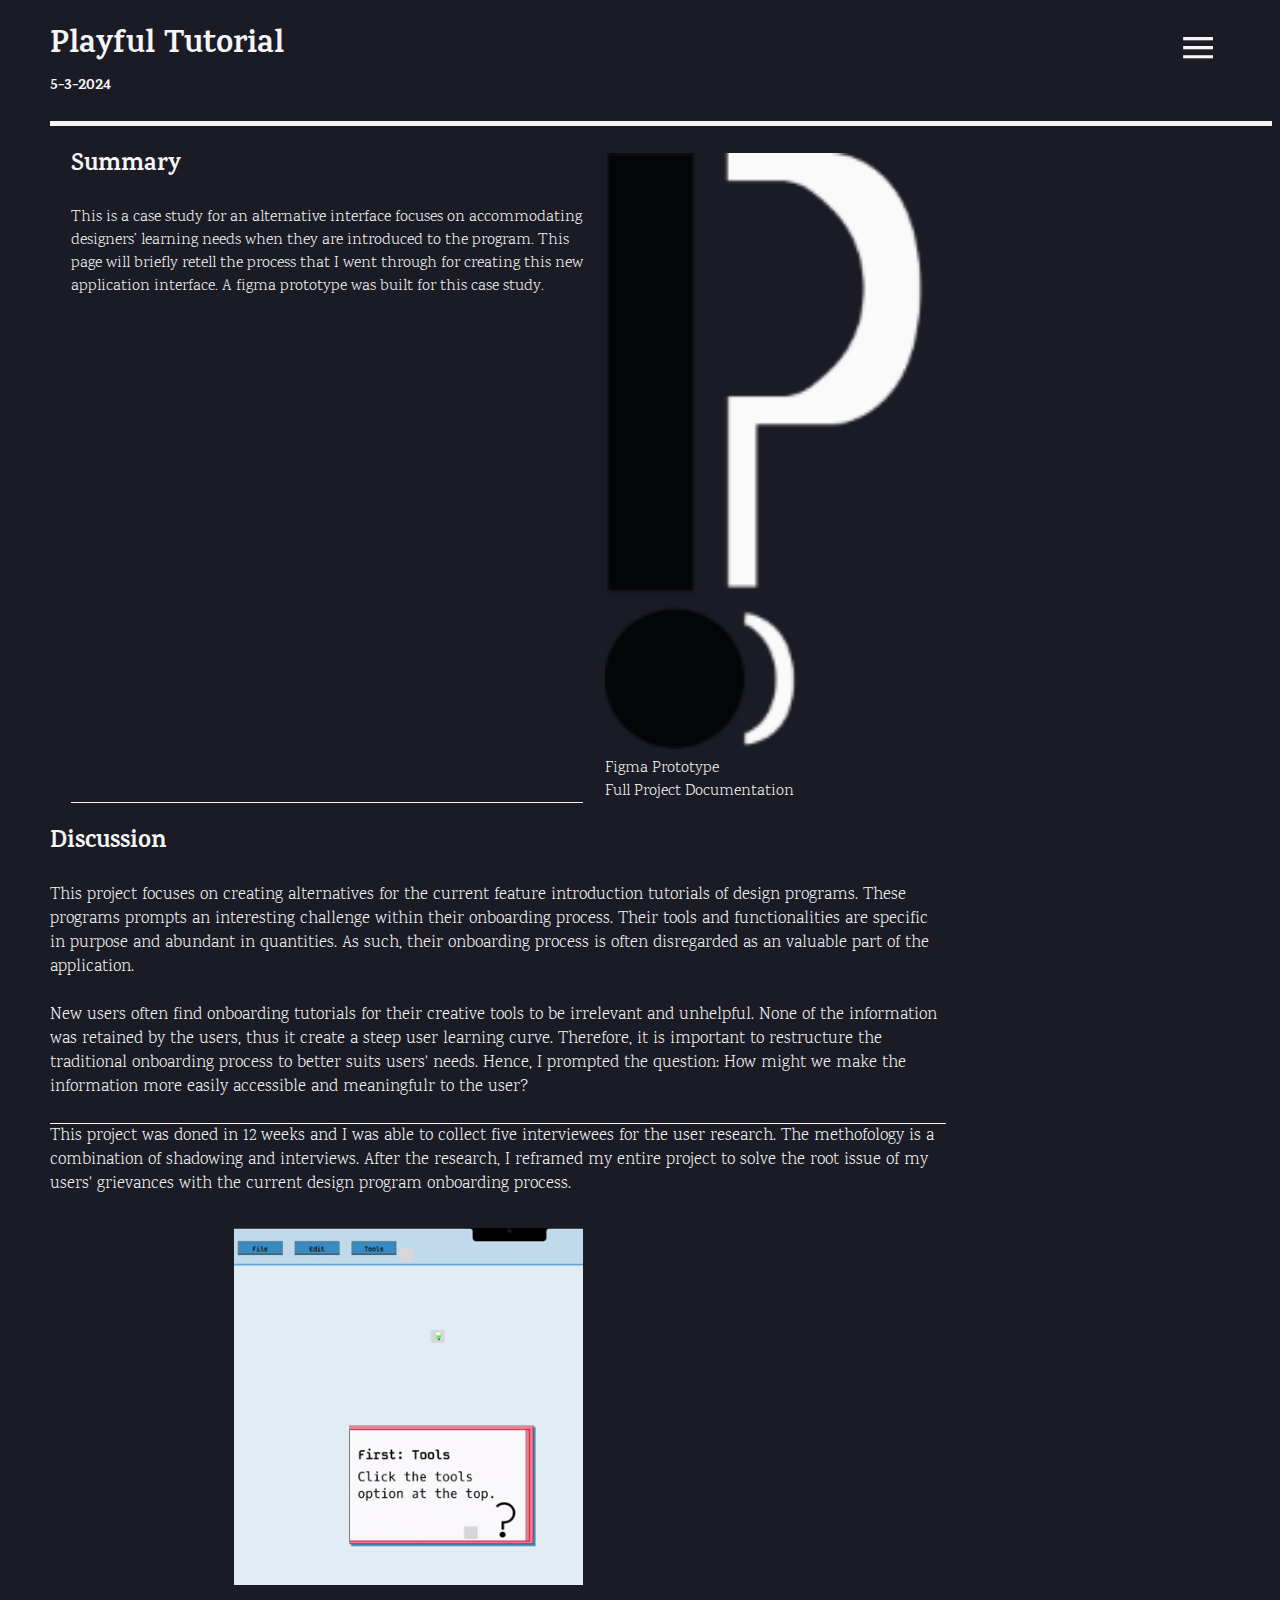
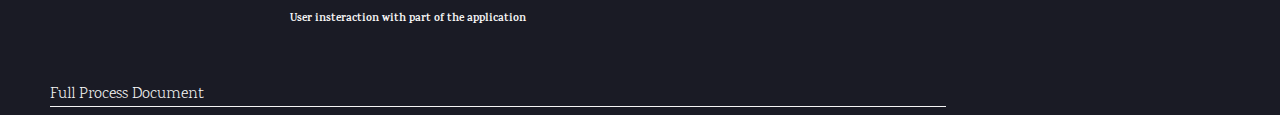
<file: project_pages/Pt.html>
<!DOCTYPE html>
<html lang="en">

<head>
    <meta charset="UTF-8">
    <meta name="viewport" content="width=device-width, initial-scale=1.0">
    <title>Gesture Kaleidscope</title>
    <link rel="stylesheet" href="../style2.css">
    <link rel="preconnect" href="https://fonts.googleapis.com">
    <link rel="preconnect" href="https://fonts.gstatic.com" crossorigin>
    <link
        href="https://fonts.googleapis.com/css2?family=Karma:wght@300;400;500;600;700&family=Rubik+Bubbles&display=swap"
        rel="stylesheet">
</head>

<body>
    <div id="orSidenav" class="sidenav">
        <a href="../index.html" id="hm">Home</a>
        <a id="blg"><span class="unicode">&#9654;</span> Blogs</a>
        <a>Email: shenx577 <br>@newschool.edu</a>
        <a>Social: @xsh12138</a>

    </div>
    <div class="headr">
        <h1>Playful Tutorial</h1>
        <h4>5-3-2024</h4>
        <span id="opnbtn">&#8801</span>
    </div>
    <div class="summary-container">
        <div class="project-left">
            <h2>Summary</h2>

            <p> This is a case study for an alternative interface focuses on accommodating designers’ learning needs
                when they are introduced to the program.
                This page will briefly retell the process that I went through for creating this new application
                interface. A figma prototype was built for this case study.</p>

        </div>
        <div class="project-right">
            <img src="../assets/Logo2.png" id="imgMod" />
            <li><a
                    href="https://www.figma.com/proto/UhpMb2rM6YsQ9GNRgEPO5I/Persona?node-id=59-839&p=f&t=Z1bDT3UzRscwRrY5-1&scaling=scale-down&content-scaling=fixed&starting-point-node-id=59%3A839">Figma
                    Prototype</a></li>
            <li><a href="https://medium.com/@shenx577/f7a0c48378ea">Full Project Documentation</a></li>
        </div>
    </div>

    <div class="process-container">
        <h2>Discussion</h2>
        <div class="text-container add">
            This project focuses on creating alternatives for the current feature introduction tutorials of design
            programs. These programs prompts an interesting challenge within their onboarding process. Their tools and
            functionalities are specific in purpose and abundant in quantities. As such, their onboarding process is
            often disregarded as an valuable part of the application.
            <br><br>New users often find onboarding tutorials for their creative tools to be irrelevant and unhelpful.
            None of the information was retained by the users, thus it create a steep user learning curve. Therefore, it
            is important to restructure the traditional onboarding process to better suits users' needs. Hence, I
            prompted the question: How might we make the information more easily accessible and meaningfulr to the user?
            <br><br>
        </div>
    </div>


    <div class="process-container">
        <div class="section-break">
            <img src="../assets/charMove.gif" />
            <h6>User insteraction with part of the application</h6>
        </div>
        <div class="text-container add topS">
            This project was doned in 12 weeks and I was able to collect five interviewees for the user research. The
            methofology is a combination of shadowing and interviews. After the research, I reframed my entire project
            to solve the root issue of my users' grievances with the current design program onboarding process.
        </div>
        <a id="full-doc" href="https://medium.com/@shenx577/f7a0c48378ea">Full
            Process Document</a>
    </div>

    <script src="../menu.js"></script>
</body>

</html>
</file>
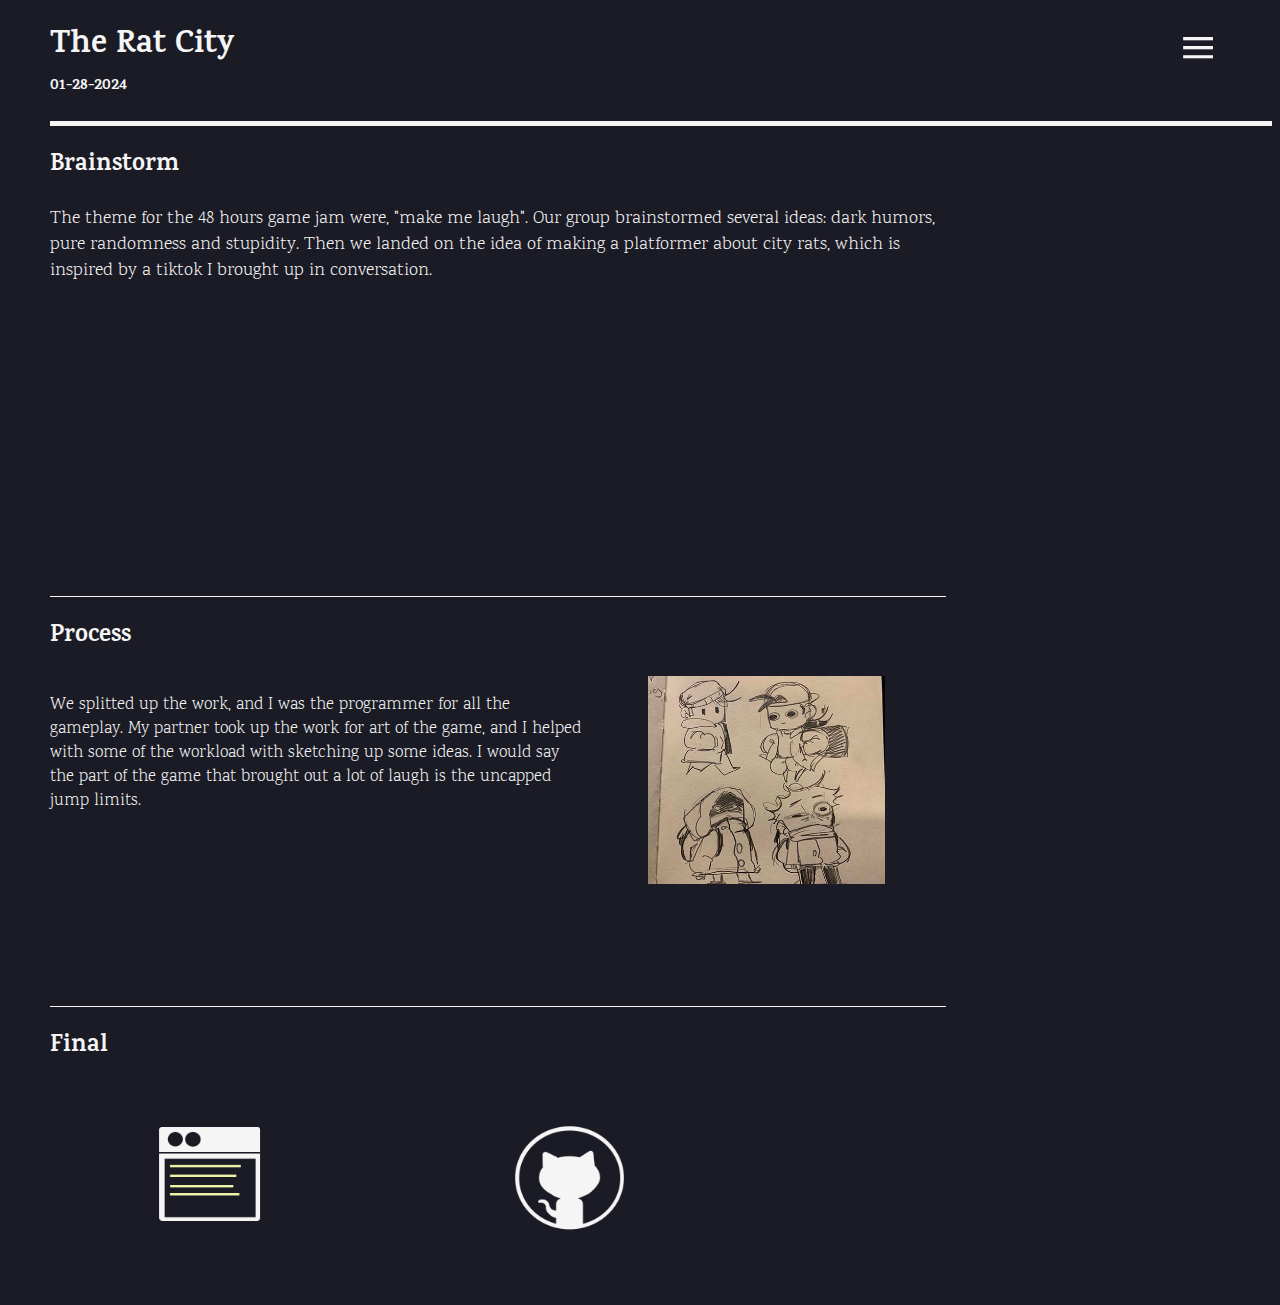
<file: project_pages/Rat.html>
<!DOCTYPE html>
<html lang="en">

<head>
    <meta charset="UTF-8">
    <meta name="viewport" content="width=device-width, initial-scale=1.0">
    <title>Document</title>
    <link rel="stylesheet" href="../style2.css">
    <link rel="preconnect" href="https://fonts.googleapis.com">
    <link rel="preconnect" href="https://fonts.gstatic.com" crossorigin>
    <link
        href="https://fonts.googleapis.com/css2?family=Karma:wght@300;400;500;600;700&family=Rubik+Bubbles&display=swap"
        rel="stylesheet">
</head>

<body>
    <div id="orSidenav" class="sidenav">
        <a href="../index.html" id="hm">Home</a>
        <a id="blg"><span class="unicode">&#9654;</span> Blogs</a>
        <a>Email: shenx577 <br>@newschool.edu</a>
        <a>Social: @xsh12138</a>

    </div>
    <div class="headr">
        <h1>The Rat City </h1>
        <h4>01-28-2024</h4>
        <span id="opnbtn">&#8801</span>
    </div>

    <div class="content">
        <div class="idea">
            <h2>Brainstorm</h2>
            <p>The theme for the 48 hours game jam were, "make me laugh". Our group brainstormed several ideas: dark
                humors, pure randomness and stupidity. Then we landed on the idea of making a platformer about city
                rats, which is inspired by a tiktok I brought up in conversation.</p>
        </div>

        <div class="process-container">
            <h2>Process</h2>
            <div class="imgContain mid">
                <img src="../assets/character_sketch.jpg" class="img-bare right-wrap" />
                <p>We splitted up the work, and I was the programmer for all the gameplay. My partner took up the work
                    for
                    art of the game, and I helped with some of the workload with sketching up some ideas. I would say
                    the
                    part of the game that brought out a lot of laugh is the uncapped jump limits.</p>
            </div>


        </div>

        <div class="fin">
            <h2>Final</h2>
            <div class="item">
                <a href="https://xshgames.itch.io/the-rat-city">
                    <img src="../assets/web.png" />
                </a>

                <a href="https://github.com/xshge/Rat-Game-Jam-2024">
                    <img src="../assets/git.png" />
                </a>
            </div>



        </div>

    </div>
    <script src="../menu.js"></script>
</body>

</html>
</file>
<file: style.css>
body {
    background-color: #1A1B25;
    overflow-x: hidden;
    overflow-y: hidden;
}

.wrapper {
    display: flex;

    width: 100vw;
    height: 100vh;
    color: #F0F2A6;
    font-family: "Karma", serif;
    font-weight: 300;
    font-style: normal;

}

.introHalf {
    width: 50vw;
    height: 100vh;
    margin-left: 10%;
    font-size: 210%;
    position: sticky;
    top: 0px;
    border-style: dashed;
    border-color: #F0F2A6;
    /* border-image: url(assets/border.png);
    border-image-outset: -100px; */
    border-left-width: 0px;
    border-top-width: 0px;


}

.otherHalf {
    width: 50vw;
    height: 100vh;
    /* float:right; */
    display: flex;
    flex-direction: column;
    justify-content: flex-end;
}

.header {
    width: inherit;
    height: 15%;
    display: flex;
    flex-direction: row;
    justify-content: center;
    align-items: flex-end;
    /* gap:50px; */
    align-content: flex-end;
    position: fixed;
    top: 0px;
    background-image: url(assets/header\ back.png);
    background-size: cover;
    border-bottom: 2px solid #F5F5F5;
}

.header button {
    font-size: 110%;
    font-family: "Karma", serif;
    font-weight: 300;
    font-style: normal;
}

.header span {
    font-size: 303%;
    color: #F5F5F5;
    font-weight: 500;
    font-family: "Karma", serif;
    font-weight: 300;
    font-style: normal;
}

.content {
    width: 47vw;
    height: 95%;
    overflow-y: scroll;
    scrollbar-width: none;
    overflow-x: hidden;
    margin: 1rem;
    color: #F5F5F5;
}

.content p {
    margin-top: 0px;
    display: inline;
}

.content h3 {
    font-weight: 200;
    font-size: xx-large;
    border-bottom: 2px solid #F5F5F5;
}

a {
    text-decoration: none;
    color: #F5F5F5;
}

a:hover {
    color: #F0F2A6;
}

#titles {
    display: block;
    margin-top: 3%;
    font-size: 225%;
    height: 1em;
    font-family: "Karma", serif;
    font-weight: 300;
    font-style: normal;

}

#game {
    height: 50%;
    background: transparent;
    border: none;
    color: #F5F5F5;
    margin-right: 20px;
}

#web {
    height: 50%;
    background: transparent;
    border: none;
    color: #F5F5F5;
    margin-left: 20px;
}

.projects {
    display: none;
    height: inherit;
    flex-direction: column;
    align-items: center;
    gap: 130px;
    padding-top: 15%;
}

#currents {
    /* width: 47vw; */
    height: 85%;
    margin-top: 13%;
}

.arch {
    display: block;
    height: fit-content;
    width: fit-content;
    margin-top: 1rem;
}

.blog {
    width: inherit;
    height: 45%;
    margin-top: 1rem;
    border: #F5F5F5;
    border-style: solid;
}

.blog h3,
li {
    padding-left: 1rem;
}

.in-the-news {
    display: grid;
    width: inherit;
    height: 45%;
    grid-template-columns: 10% 90%;
    grid-auto-rows: min-content;
    grid-template-areas:
        "titl titl"
        "ind new";
    border-color: #F5F5F5;
    border-style: solid;


}

.in-the-news h3,
.in-the-news a {
    padding-left: 1rem;

}

.in-the-news h3 {
    grid-area: titl;
    color: #F0F2A6;
}

.in-the-news a {
    grid-area: ind;
}

.in-the-news .new-content {
    grid-area: new;
}

.new-content {
    display: flex;
    flex-direction: column;
}

.new-content a {
    font-size: xx-large;
    font-weight: 400;
}

.item {
    display: flex;
    width: 50%;
    height: 26%;
    flex-direction: column;
    align-items: center;
    text-align: center;
}

.item img {

    width: 100%;
    height: 100%;
    background-color: black;
    border-radius: 5%;

}

.item p {
    margin-top: 20px;
}

.item img:hover {
    filter: drop-shadow(0 0 0.75rem #F5F5F5);
}

.item a {
    width: 40%;
    height: 100%;
}
</file>
<file: style2.css>
body {
    background-color: #1A1B25;
    color: #F5F5F5;
    margin-left: 50px;
    font-family: "Karma", serif;
    font-weight: 300;
    font-style: normal;
}

a {
    text-decoration: none;
    color: #F5F5F5;
}

a:hover {
    color: #F0F2A6;
}

li {
    list-style: none;
}

p a {
    color: #AA6373;

}


.summary-container {
    display: flex;
    width: 70vw;
    height: max-content;
    justify-content: space-evenly;


}

.sub-sum-contain {
    width: inherit;
    height: min-content;
    display: flex;
    flex-direction: column;
    border-bottom: 1px solid #F5F5F5;
}

.sub-center {
    display: flex;
    flex-direction: column;
    align-items: center;
}

.project-left {
    width: 40vw;
    border-bottom: 1px solid #F5F5F5;
}

.project-right {
    width: 25vw;
    height: min-content;
}

.project-right img {
    width: 100%;
    height: 100%;
    object-fit: contain;
    margin-top: 1.7em;
}

.headr {
    border-bottom: 5px solid #F5F5F5;
}

.headr h4 {
    margin-top: 0px;
}

.headr h1 {
    margin-bottom: 0px;
}

.idea {
    width: 70vw;
    height: 50vh;
    border-bottom: 1px solid #F5F5F5;
}

.idea img {
    object-fit: contain;
}

.idea p {

    font-size: 115%;

}

.process-container {
    width: 70vw;
    height: auto;
    display: grid;
    grid-template-columns: 30% minmax(0, 1fr);
    grid-auto-rows: auto;
    grid-template-areas:
        "hd hd"
        "pmd pmd"
        "mid mid"
        "add add"
        "ft ft"
    ;
    column-gap: 2rem;
    border-bottom: 1px solid #F5F5F5;
    position: relative;
}

.pre-mid {
    grid-area: pmd;
}

.mid {
    grid-area: mid;
}

.add {
    grid-area: add;
}

.left-wrap {
    float: left;
    margin-bottom: 1rem;
}

.right-wrap {
    float: right;
    margin-bottom: 1rem;
}

#full-doc {
    position: absolute;
    bottom: 0px;
}

.text-container {
    font-size: 105%;
    width: auto;
    height: auto;
    min-height: 10%;
    max-height: 50%;
    min-width: 20%;

}

.imgContain p,
.imgContain pre {
    font-size: 105%;
    width: auto;
    height: auto;
    min-height: 10%;
    max-height: 50%;
    min-width: 20%;
    max-width: inherit;
    float: none;
    margin-bottom: 2.5em;
    /* grid-area: p; */
}

.sideimg {
    display: flex;
    width: 40%;
    max-width: 40%;
    min-width: 20%;
    height: 70%;
    flex-direction: column;
    align-items: center;
}

.flex-contain-side {
    display: flex;
    align-items: center;
}

.img-incontain {
    width: 100%;
    max-width: 100%;
}

.img-bare {
    width: 40%;
    max-width: 40%;
}

.imgContain img {
    min-width: 20%;
    height: 70%;
    object-fit: contain;
}

.imgContain {
    width: 100%;
    height: 90%;
    min-width: 20%;
    min-height: 10%;
    max-height: 90%;
    /* grid-area: mid; */
}

.process-container h2 {
    grid-area: hd;
}

.section-break {
    grid-area: ft;
    display: flex;
    flex-direction: column;
    align-items: center;
    min-width: 20%;
    max-width: 80%;
    min-height: 20%;
    max-height: 70%;

}

.section-break img {
    width: fit-content;
    height: 100%;
    max-height: 100%;
    min-width: 30%;
    max-width: 70%;
    object-fit: contain;
    margin-top: 2rem;
}

.fin {
    width: 70vw;
    height: 30vh;
}

.item {
    margin-top: 40px;
    width: inherit;
    display: flex;
    flex-direction: row;
    justify-content: center;
}

.item a {
    width: 40%;
    height: 40%;
}

.item img {
    width: inherit;
    height: inherit;
}

#opnbtn {
    font-size: 400%;
    position: fixed;
    right: 5%;
    top: 1%;
}

.sidenav {
    height: fit-content;
    width: 0;
    position: fixed;
    z-index: 1;
    top: 11%;
    right: 5%;
    background-color: #1A1B25;
    overflow-x: hidden;
    transition: 0.5s;

}



.sidenav li:before {
    content: "\2192";
}

.sidenav a {
    height: fit-content;
    padding: 8px 8px 8px 32px;
    text-decoration: none;
    font-size: 25px;
    color: #F0F2A6;
    display: block;
    transition: 0.3s;
}

#hm:hover {
    color: #AA6373
}

.unicode {
    display: inline-block;
    cursor: pointer;
    transition: transform 0.3s ease;
    font-size: 1ch;
}

.sidenav li {
    display: flex;
    align-items: center;
    padding-left: 40px;
}

#blg {
    display: flex;
    align-items: center;
    gap: 1ch;
}

.unicode.animate {
    transform: rotate(90deg);
    /* Rotate animation */
}

.sidenav li a {
    font-size: large;
    color: #F5F5F5;
    text-decoration: none;
}

.sidenav li:hover {
    background-color: #AA6373;

}
</file>
